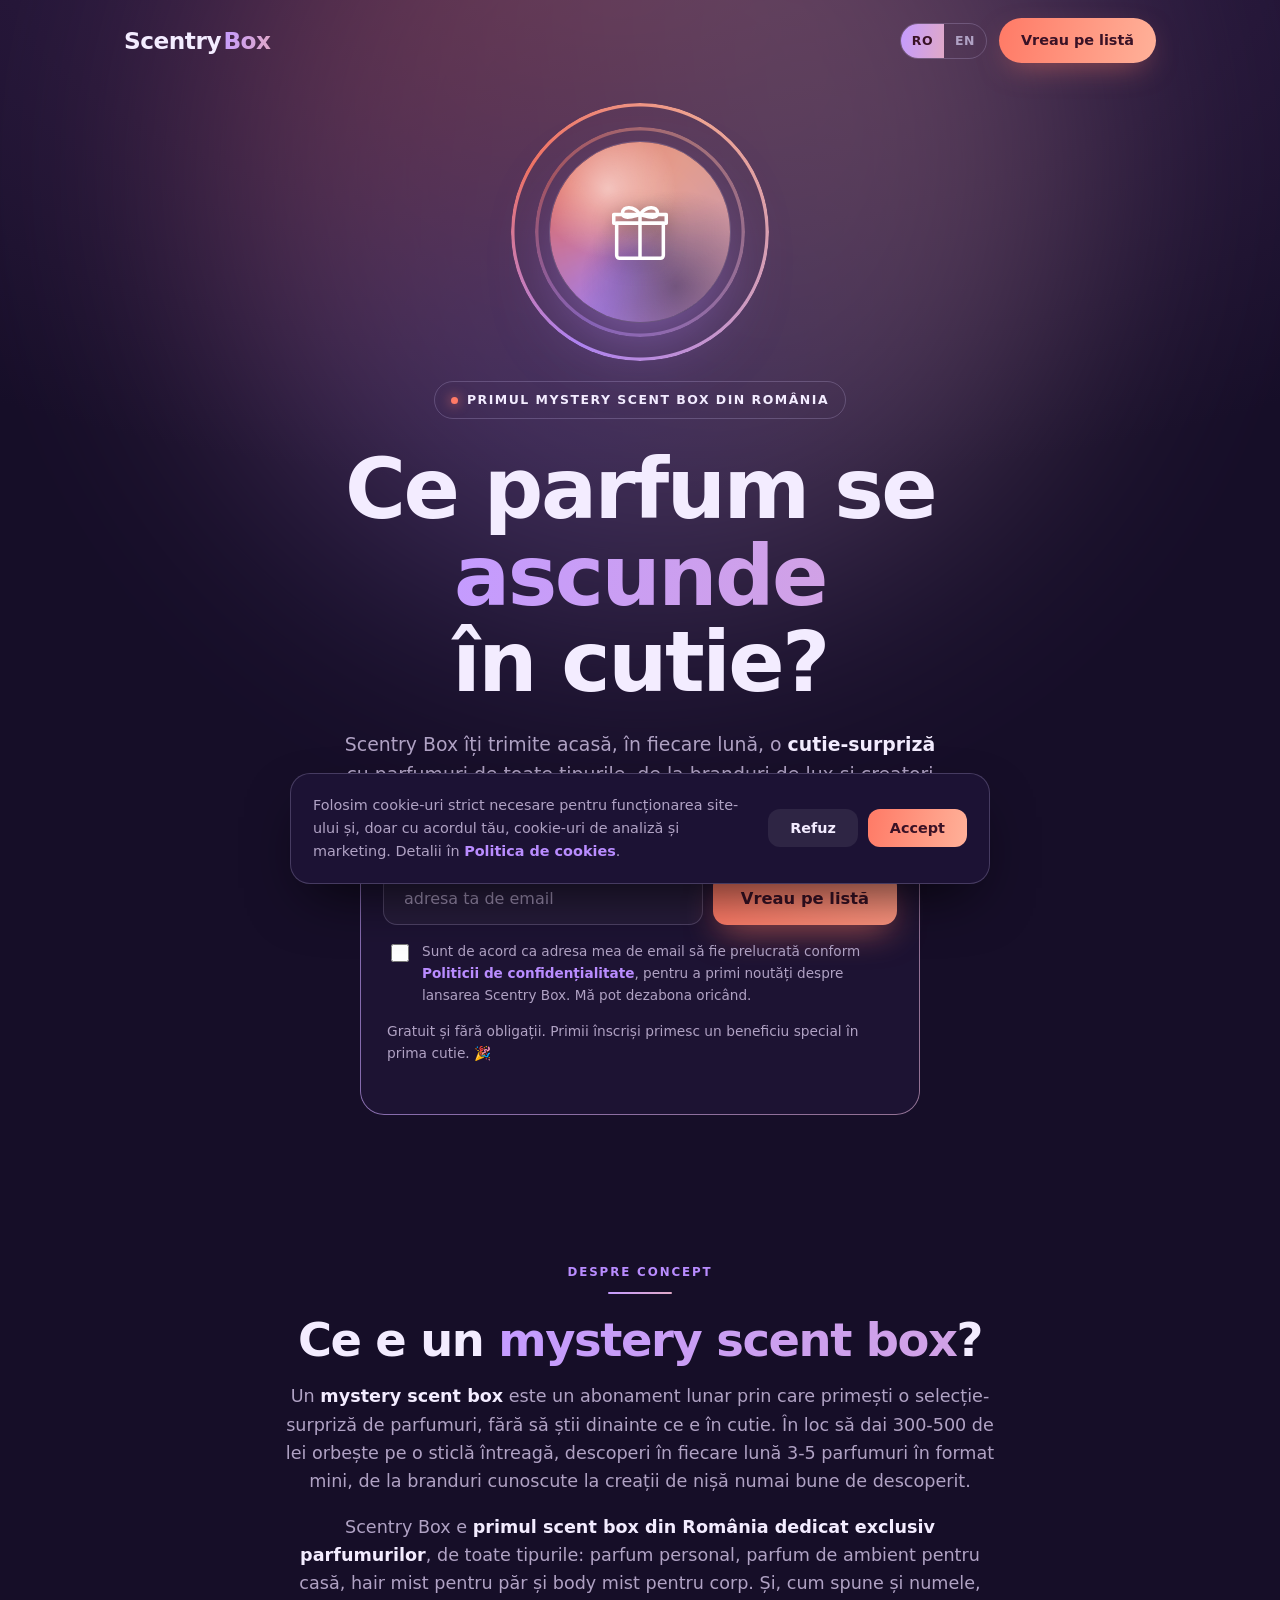
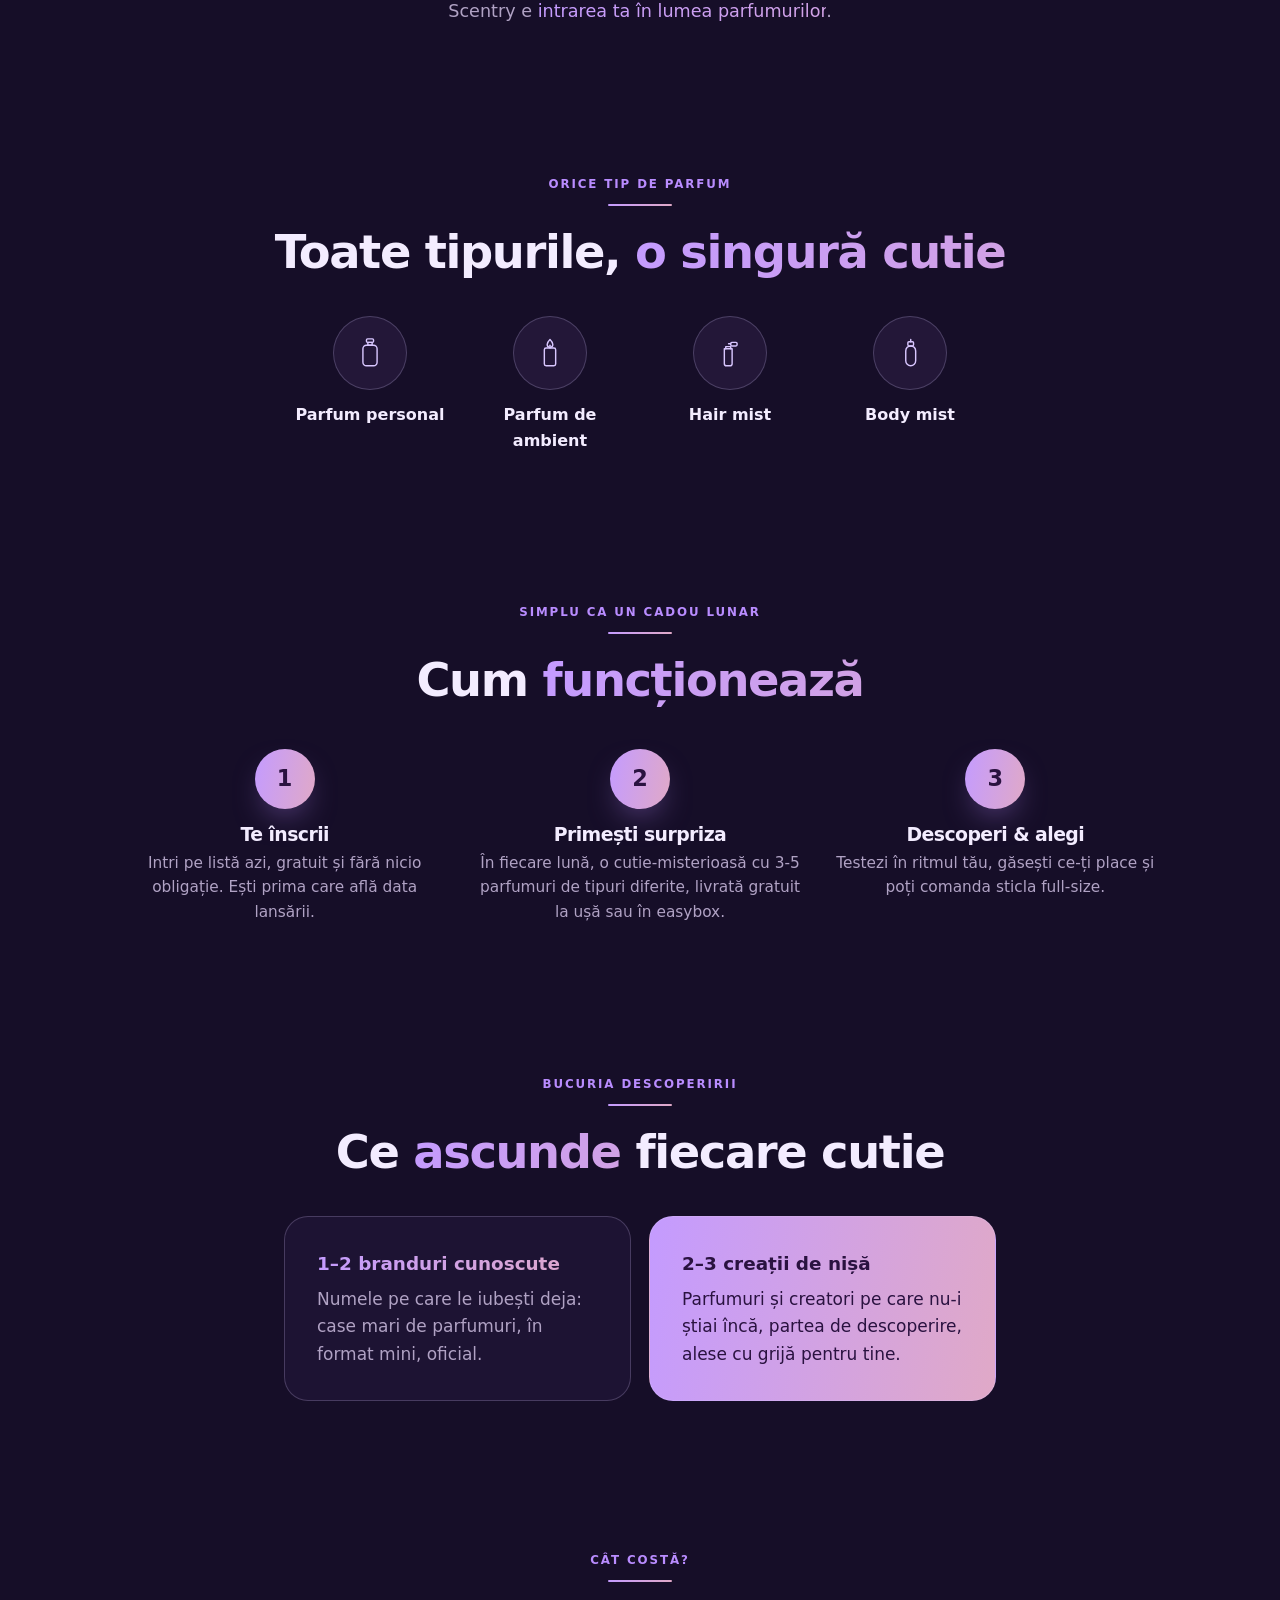
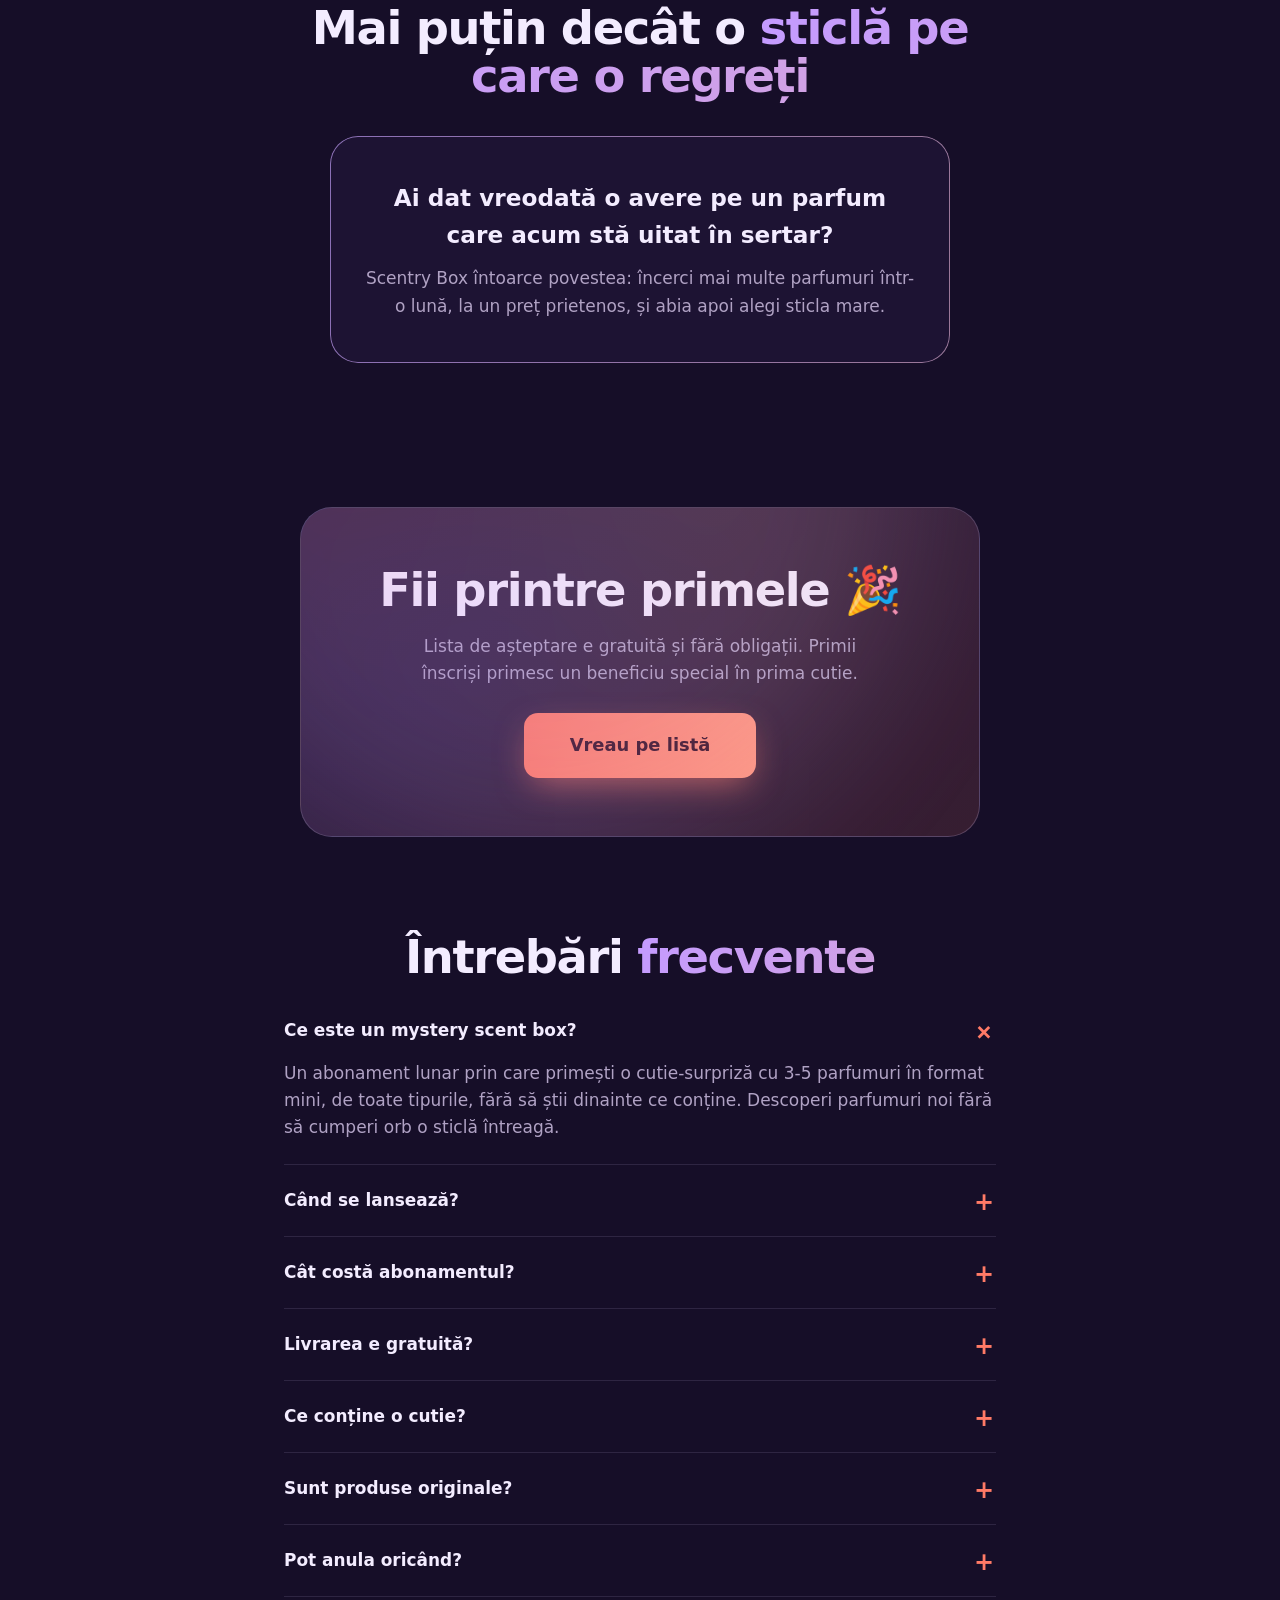
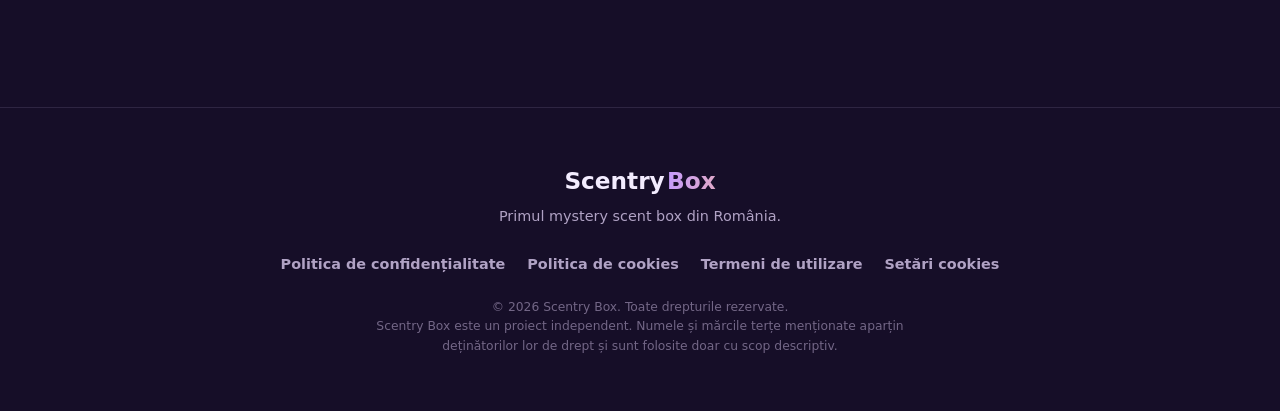
<file: index.html>
<!DOCTYPE html>
<html lang="ro">
<head>
  <meta charset="UTF-8" />
  <meta name="viewport" content="width=device-width, initial-scale=1.0" />
  <title>Mystery Scent Box 🎁 Abonament lunar de parfumuri | Scentry Box</title>
  <meta name="description" content="Primul mystery scent box din România. În fiecare lună primești o cutie-surpriză cu 3-5 parfumuri de toate tipurile: parfum personal, parfum de ambient, hair mist și body mist, de la branduri de lux și creatori de nișă. Descoperă-ți următorul parfum preferat. Intră pe lista de așteptare." />
  <meta name="theme-color" content="#160E28" />
  <link rel="canonical" href="https://scentrybox.ro/" />
  <link rel="alternate" hreflang="ro" href="https://scentrybox.ro/" />
  <link rel="alternate" hreflang="en" href="https://scentrybox.ro/en.html" />
  <link rel="alternate" hreflang="x-default" href="https://scentrybox.ro/" />

  <meta property="og:type" content="website" />
  <meta property="og:title" content="Mystery Scent Box 🎁 primul din România | Scentry Box" />
  <meta property="og:description" content="O cutie-surpriză cu parfumuri de toate tipurile, în fiecare lună. Descoperă-ți următorul parfum preferat." />
  <meta property="og:locale" content="ro_RO" />
  <meta property="og:url" content="https://scentrybox.ro/" />
  <meta property="og:image" content="https://scentrybox.ro/og-image.jpg" />

  <link rel="icon" href="data:image/svg+xml,<svg xmlns='http://www.w3.org/2000/svg' viewBox='0 0 32 32'><text y='26' font-size='26'>🎁</text></svg>" />
  <link rel="stylesheet" href="assets/nova.css?v=7" />

  <script type="application/ld+json">
  {"@context":"https://schema.org","@type":"WebSite","name":"Scentry Box","url":"https://scentrybox.ro/","description":"Primul mystery scent box din România: abonament lunar cu parfumuri de toate tipurile."}
  </script>
  <script type="application/ld+json">
  {"@context":"https://schema.org","@type":"FAQPage","mainEntity":[
    {"@type":"Question","name":"Ce este un mystery scent box?","acceptedAnswer":{"@type":"Answer","text":"Un mystery scent box este un abonament lunar prin care primești o selecție-surpriză de parfumuri în format mini, fără să știi dinainte ce conține cutia. Descoperi 3-5 parfumuri de toate tipurile, fără să cumperi orb o sticlă întreagă."}},
    {"@type":"Question","name":"Ce conține o cutie Scentry Box?","acceptedAnswer":{"@type":"Answer","text":"Între 3 și 5 parfumuri de tipuri diferite: parfum personal, parfum de ambient, hair mist și body mist, dintre care 1-2 branduri cunoscute și 2-3 creații de nișă."}},
    {"@type":"Question","name":"Cât costă abonamentul de parfumuri?","acceptedAnswer":{"@type":"Answer","text":"Mai puțin decât o sticlă întreagă pe care ai cumpăra-o orbește."}},
    {"@type":"Question","name":"Livrarea e gratuită?","acceptedAnswer":{"@type":"Answer","text":"Da, livrarea e inclusă: gratuit la ușă sau în easybox."}},
    {"@type":"Question","name":"Sunt produse originale?","acceptedAnswer":{"@type":"Answer","text":"Da, 100% originale. 3-5 parfumuri, în ambalajul lor original."}}
  ]}
  </script>
</head>
<body>

  <!-- fundal animat -->
  <div class="bg-layer" aria-hidden="true"><span class="bg-holo"></span></div>
  <div class="bubbles" aria-hidden="true"></div>

  <header class="site-header">
    <a class="brand" href="#top"><span class="brand-mark">Scentry</span><span class="brand-box">Box</span></a>
    <div class="header-right">
      <nav class="lang-switch" aria-label="Limbă">
        <a href="index.html" class="active" aria-current="true">RO</a>
        <a href="en.html">EN</a>
      </nav>
      <a class="header-cta" href="#waitlist">Vreau pe listă</a>
    </div>
  </header>

  <main id="top">
    <!-- HERO -->
    <section class="hero">
      <div class="crystal reveal" aria-hidden="true">
        <span class="halo"></span>
        <span class="halo h2"></span>
        <span class="sphere">
          <svg class="gift" viewBox="0 0 48 48" style="fill:none;stroke:#fff;stroke-width:2.4;stroke-linecap:round;stroke-linejoin:round">
            <path d="M8 18h32v22a2 2 0 0 1-2 2H10a2 2 0 0 1-2-2z"/><path d="M6 12h36v6H6z"/><path d="M24 12v30"/>
            <path d="M24 12c-4-6-12-6-12-1s8 2 12 1zM24 12c4-6 12-6 12-1s-8 2-12 1z"/>
          </svg>
        </span>
      </div>
      <span class="eyebrow reveal"><span class="dot"></span> Primul mystery scent box din România</span>
      <h1 class="hero-title">
        <span class="word">Ce</span> <span class="word">parfum</span> <span class="word">se</span>
        <span class="word grad-text">ascunde</span><br />
        <span class="word">în</span> <span class="word">cutie?</span>
      </h1>
      <p class="hero-sub reveal">
        Scentry Box îți trimite acasă, în fiecare lună, o <strong>cutie-surpriză</strong> cu parfumuri de toate
        tipurile, de la branduri de lux și creatori de nișă. Tu descoperi, noi alegem surpriza.
      </p>
      <form id="waitlist" class="waitlist-form reveal" novalidate>
        <div class="field-row">
          <label class="visually-hidden" for="email">Adresa de email</label>
          <input type="email" id="email" name="EMAIL" inputmode="email" autocomplete="email" placeholder="adresa ta de email" required />
          <button type="submit" class="btn-primary">Vreau pe listă</button>
        </div>
        <label class="consent">
          <input type="checkbox" id="consent" name="consent" required />
          <span>Sunt de acord ca adresa mea de email să fie prelucrată conform <a href="privacy.html" target="_blank" rel="noopener">Politicii de confidențialitate</a>, pentru a primi noutăți despre lansarea Scentry Box. Mă pot dezabona oricând.</span>
        </label>
        <p class="form-note">Gratuit și fără obligații. Primii înscriși primesc un beneficiu special în prima cutie.&nbsp;🎉</p>
        <p class="form-message" id="formMessage" role="status" aria-live="polite"></p>
      </form>
    </section>

    <!-- CE ESTE -->
    <section class="section">
      <span class="kicker reveal">Despre concept</span>
      <div class="divider reveal"></div>
      <h2 class="reveal">Ce e un <span class="grad-text">mystery scent box</span>?</h2>
      <p class="lead reveal">
        Un <strong>mystery scent box</strong> este un abonament lunar prin care primești o selecție-surpriză de
        parfumuri, fără să știi dinainte ce e în cutie. În loc să dai 300-500 de lei orbește pe o sticlă întreagă,
        descoperi în fiecare lună 3-5 parfumuri în format mini, de la branduri cunoscute la creații de nișă numai
        bune de descoperit.
      </p>
      <p class="lead reveal">
        Scentry Box e <strong>primul scent box din România dedicat exclusiv parfumurilor</strong>, de toate tipurile:
        parfum personal, parfum de ambient pentru casă, hair mist pentru păr și body mist pentru corp. Și, cum spune
        și numele, Scentry e <span class="grad-text">intrarea ta în lumea parfumurilor</span>.
      </p>
    </section>

    <!-- TIPURI -->
    <section class="section wide">
      <span class="kicker reveal">Orice tip de parfum</span>
      <div class="divider reveal"></div>
      <h2 class="reveal">Toate tipurile, <span class="grad-text">o singură cutie</span></h2>
      <div class="types-row">
        <div class="type reveal">
          <span class="ico"><svg viewBox="0 0 48 48" aria-hidden="true"><rect x="19" y="4" width="10" height="5" rx="1.5"/><path d="M21 9h6v4h-6z"/><rect x="14" y="13" width="20" height="29" rx="5"/></svg></span>
          <span class="cat">Parfum personal</span>
        </div>
        <div class="type reveal">
          <span class="ico"><svg viewBox="0 0 48 48" aria-hidden="true"><path d="M24 5c-2.5 2.5-4 4.8-4 7a4 4 0 0 0 8 0c0-2.2-1.5-4.5-4-7z"/><line x1="24" y1="13" x2="24" y2="17"/><rect x="16" y="17" width="16" height="25" rx="2.5"/></svg></span>
          <span class="cat">Parfum de ambient</span>
        </div>
        <div class="type reveal">
          <span class="ico"><svg viewBox="0 0 48 48" aria-hidden="true"><path d="M16 18h11v21a3 3 0 0 1-3 3h-5a3 3 0 0 1-3-3z"/><path d="M18 18v-3h7v3"/><rect x="25" y="9" width="9" height="5" rx="1.5"/><path d="M25 11h-3"/></svg></span>
          <span class="cat">Hair mist</span>
        </div>
        <div class="type reveal">
          <span class="ico"><svg viewBox="0 0 48 48" aria-hidden="true"><rect x="18" y="14" width="14" height="28" rx="7"/><rect x="21" y="8" width="8" height="6" rx="1.5"/><path d="M25 8V5"/></svg></span>
          <span class="cat">Body mist</span>
        </div>
      </div>
    </section>

    <!-- CUM FUNCȚIONEAZĂ -->
    <section class="section wide">
      <span class="kicker reveal">Simplu ca un cadou lunar</span>
      <div class="divider reveal"></div>
      <h2 class="reveal">Cum <span class="grad-text">funcționează</span></h2>
      <ol class="steps">
        <li class="reveal"><span class="step-num">1</span><h3>Te înscrii</h3><p>Intri pe listă azi, gratuit și fără nicio obligație. Ești prima care află data lansării.</p></li>
        <li class="reveal"><span class="step-num">2</span><h3>Primești surpriza</h3><p>În fiecare lună, o cutie-misterioasă cu 3-5 parfumuri de tipuri diferite, livrată gratuit la ușă sau în easybox.</p></li>
        <li class="reveal"><span class="step-num">3</span><h3>Descoperi &amp; alegi</h3><p>Testezi în ritmul tău, găsești ce-ți place și poți comanda sticla full-size.</p></li>
      </ol>
    </section>

    <!-- CE CONȚINE -->
    <section class="section">
      <span class="kicker reveal">Bucuria descoperirii</span>
      <div class="divider reveal"></div>
      <h2 class="reveal">Ce <span class="grad-text">ascunde</span> fiecare cutie</h2>
      <div class="split">
        <div class="panel panel-known reveal"><p class="tag">1–2 branduri cunoscute</p><p>Numele pe care le iubești deja: case mari de parfumuri, în format mini, oficial.</p></div>
        <div class="panel panel-accent reveal"><p class="tag">2–3 creații de nișă</p><p>Parfumuri și creatori pe care nu-i știai încă, partea de descoperire, alese cu grijă pentru tine.</p></div>
      </div>
    </section>

    <!-- PREȚ -->
    <section class="section">
      <span class="kicker reveal">Cât costă?</span>
      <div class="divider reveal"></div>
      <h2 class="reveal">Mai puțin decât o <span class="grad-text">sticlă pe care o regreți</span></h2>
      <div class="price reveal">
        <p class="big">Ai dat vreodată o avere pe un parfum care acum stă uitat în sertar?</p>
        <p>Scentry Box întoarce povestea: încerci mai multe parfumuri într-o lună, la un preț prietenos, și abia apoi alegi sticla mare.</p>
      </div>
    </section>

    <!-- CTA FINAL -->
    <section class="section">
      <div class="final reveal">
        <h2>Fii printre primele 🎉</h2>
        <p>Lista de așteptare e gratuită și fără obligații. Primii înscriși primesc un beneficiu special în prima cutie.</p>
        <a href="#waitlist" class="btn-primary btn-large">Vreau pe listă</a>
      </div>
    </section>

    <!-- FAQ -->
    <section class="faq">
      <h2 class="reveal">Întrebări <span class="grad-text">frecvente</span></h2>
      <details class="reveal" open><summary>Ce este un mystery scent box?</summary><p>Un abonament lunar prin care primești o cutie-surpriză cu 3-5 parfumuri în format mini, de toate tipurile, fără să știi dinainte ce conține. Descoperi parfumuri noi fără să cumperi orb o sticlă întreagă.</p></details>
      <details class="reveal"><summary>Când se lansează?</summary><p>Suntem în faza de construcție. Înscrie-te pe listă și ești prima care află data exactă a lansării.</p></details>
      <details class="reveal"><summary>Cât costă abonamentul?</summary><p>Mai puțin decât o sticlă întreagă pe care ai lua-o orbește.</p></details>
      <details class="reveal"><summary>Livrarea e gratuită?</summary><p>Da, livrarea e inclusă: gratuit la ușă sau în easybox.</p></details>
      <details class="reveal"><summary>Ce conține o cutie?</summary><p>Între 3 și 5 parfumuri de tipuri diferite: parfum personal, parfum de ambient, hair mist și body mist, dintre care 1-2 branduri cunoscute și 2-3 creații de nișă.</p></details>
      <details class="reveal"><summary>Sunt produse originale?</summary><p>Da, 100% originale. În fiecare cutie ai 3-5 parfumuri, direct în ambalajul lor original.</p></details>
      <details class="reveal"><summary>Pot anula oricând?</summary><p>Da. Abonamentul va fi flexibil și poate fi anulat oricând.</p></details>
    </section>
  </main>

  <footer class="site-footer">
    <div class="footer-brand"><span class="brand-mark">Scentry</span><span class="brand-box">Box</span><p>Primul mystery scent box din România.</p></div>
    <nav class="footer-links" aria-label="Legal">
      <a href="privacy.html">Politica de confidențialitate</a>
      <a href="cookies.html">Politica de cookies</a>
      <a href="terms.html">Termeni de utilizare</a>
      <button type="button" class="link-button" id="cookieSettingsBtn">Setări cookies</button>
    </nav>
    <p class="footer-legal">© <span id="year">2026</span> Scentry Box. Toate drepturile rezervate.<br />Scentry Box este un proiect independent. Numele și mărcile terțe menționate aparțin deținătorilor lor de drept și sunt folosite doar cu scop descriptiv.</p>
  </footer>

  <script src="assets/consent.js" defer></script>
  <script src="assets/app.js" defer></script>
  <script src="assets/nova.js" defer></script>
</body>
</html>
</file>
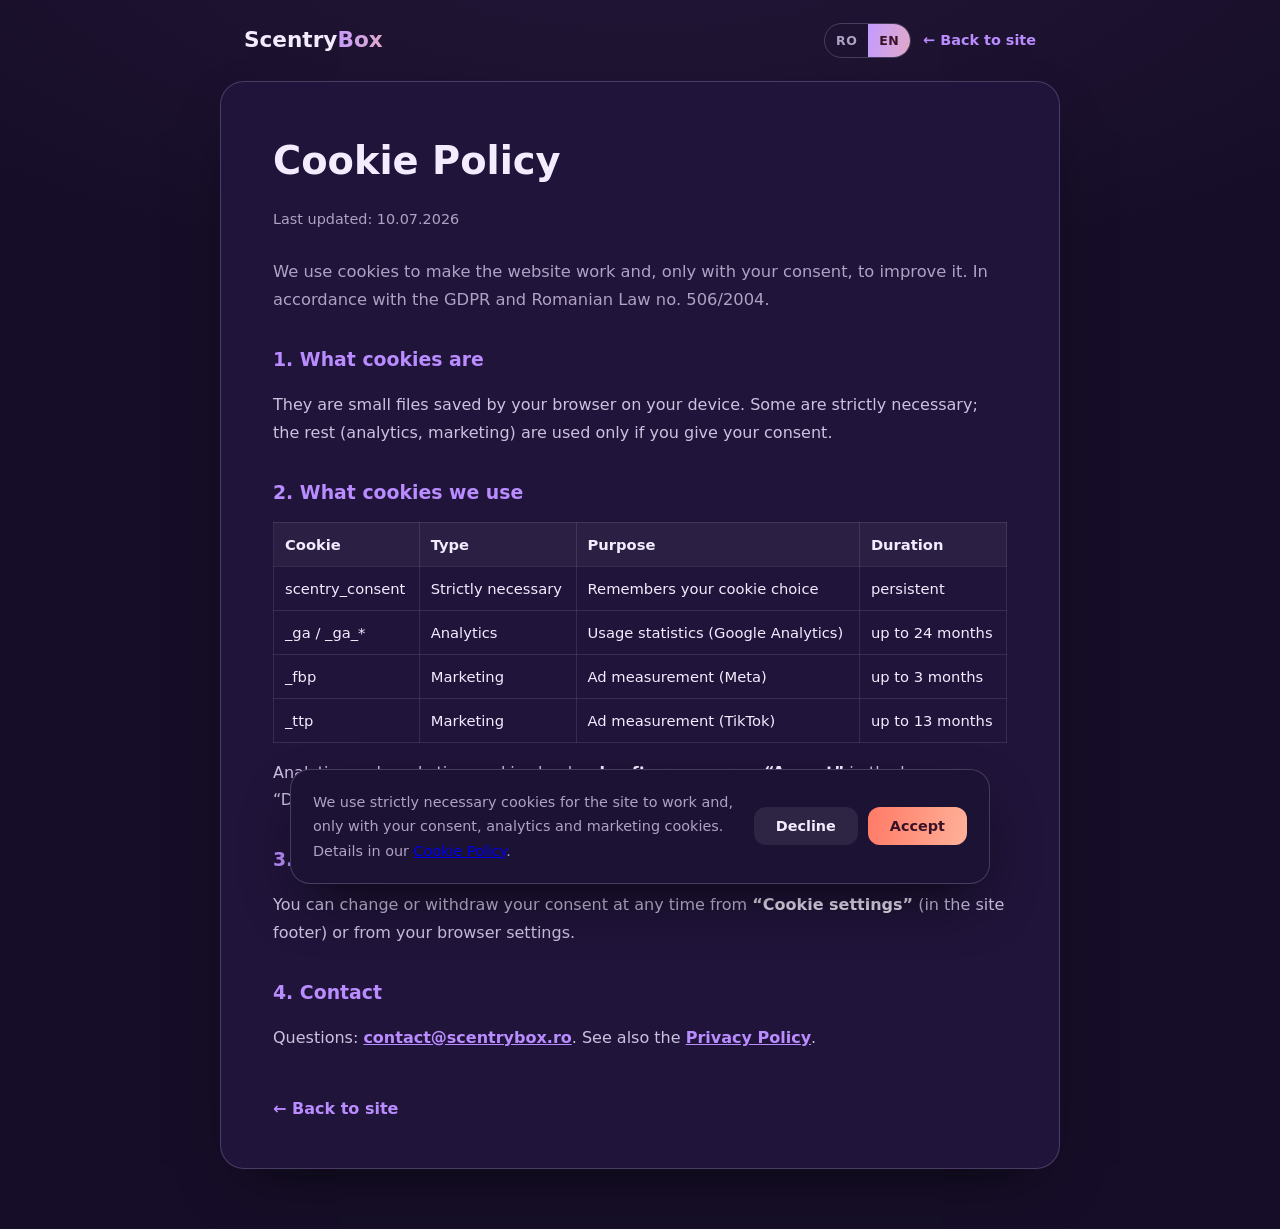
<file: cookies-en.html>
<!DOCTYPE html>
<html lang="en">
<head>
  <meta charset="UTF-8" />
  <meta name="viewport" content="width=device-width, initial-scale=1.0" />
  <title>Cookie Policy | Scentry Box</title>
  <meta name="robots" content="index,follow" />
  <link rel="icon" href="data:image/svg+xml,<svg xmlns='http://www.w3.org/2000/svg' viewBox='0 0 32 32'><text y='26' font-size='26'>🎁</text></svg>" />
  <link rel="stylesheet" href="assets/legal.css?v=3" />
  <link rel="alternate" hreflang="ro" href="https://scentrybox.ro/cookies.html" />
  <link rel="alternate" hreflang="en" href="https://scentrybox.ro/cookies-en.html" />
</head>
<body>
  <header class="legal-header">
    <a class="brand" href="en.html">Scentry<b>Box</b></a>
    <div class="legal-header-right">
      <nav class="lang-switch" aria-label="Language">
        <a href="cookies.html">RO</a>
        <a href="cookies-en.html" class="active" aria-current="true">EN</a>
      </nav>
      <a class="home" href="en.html">← Back to site</a>
    </div>
  </header>

  <article class="legal">
    <h1>Cookie Policy</h1>
    <p class="updated">Last updated: 10.07.2026</p>
    <p class="lead">We use cookies to make the website work and, only with your consent, to improve it. In accordance with the GDPR and Romanian Law no. 506/2004.</p>

    <h2>1. What cookies are</h2>
    <p>They are small files saved by your browser on your device. Some are strictly necessary; the rest (analytics, marketing) are used only if you give your consent.</p>

    <h2>2. What cookies we use</h2>
    <table>
      <thead><tr><th>Cookie</th><th>Type</th><th>Purpose</th><th>Duration</th></tr></thead>
      <tbody>
        <tr><td>scentry_consent</td><td>Strictly necessary</td><td>Remembers your cookie choice</td><td>persistent</td></tr>
        <tr><td>_ga / _ga_*</td><td>Analytics</td><td>Usage statistics (Google Analytics)</td><td>up to 24 months</td></tr>
        <tr><td>_fbp</td><td>Marketing</td><td>Ad measurement (Meta)</td><td>up to 3 months</td></tr>
        <tr><td>_ttp</td><td>Marketing</td><td>Ad measurement (TikTok)</td><td>up to 13 months</td></tr>
      </tbody>
    </table>
    <p>Analytics and marketing cookies load <strong>only after you press “Accept”</strong> in the banner. “Decline” is just as easy and does not enable them.</p>

    <h2>3. How to manage your choice</h2>
    <p>You can change or withdraw your consent at any time from <strong>“Cookie settings”</strong> (in the site footer) or from your browser settings.</p>

    <h2>4. Contact</h2>
    <p>Questions: <a href="mailto:contact@scentrybox.ro">contact@scentrybox.ro</a>. See also the <a href="privacy-en.html">Privacy Policy</a>.</p>

    <a class="back" href="en.html">← Back to site</a>
  </article>

  <script src="assets/consent.js" defer></script>
</body>
</html>
</file>
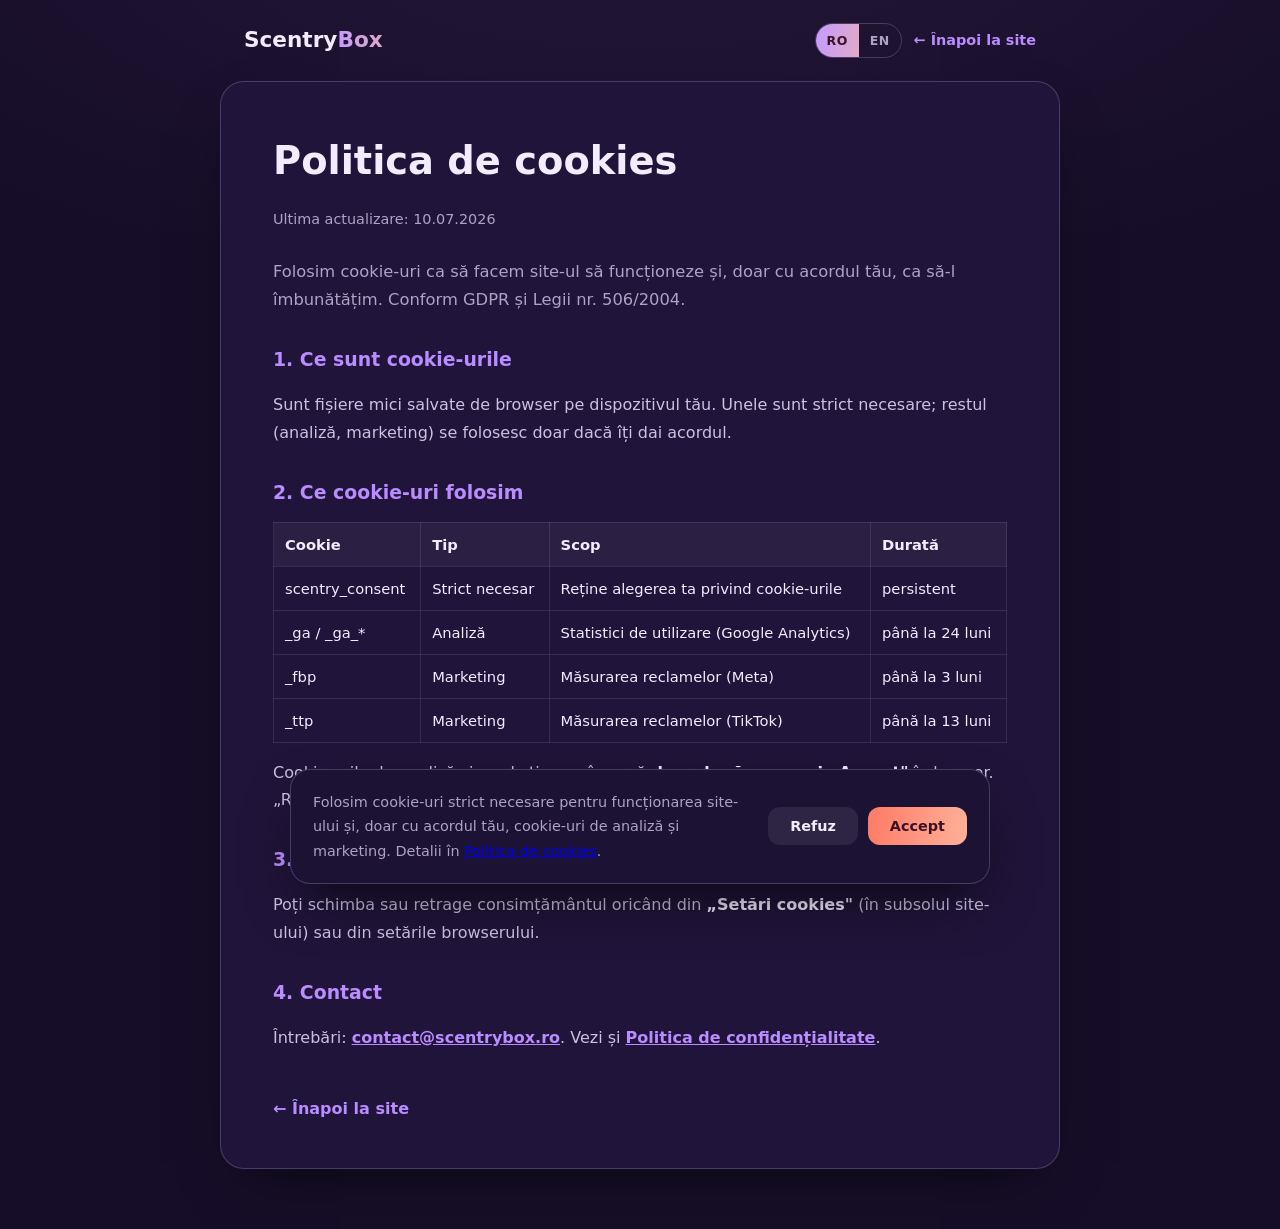
<file: cookies.html>
<!DOCTYPE html>
<html lang="ro">
<head>
  <meta charset="UTF-8" />
  <meta name="viewport" content="width=device-width, initial-scale=1.0" />
  <title>Politica de cookies | Scentry Box</title>
  <meta name="robots" content="index,follow" />
  <link rel="icon" href="data:image/svg+xml,<svg xmlns='http://www.w3.org/2000/svg' viewBox='0 0 32 32'><text y='26' font-size='26'>🎁</text></svg>" />
  <link rel="stylesheet" href="assets/legal.css?v=3" />
  <link rel="alternate" hreflang="ro" href="https://scentrybox.ro/cookies.html" />
  <link rel="alternate" hreflang="en" href="https://scentrybox.ro/cookies-en.html" />
</head>
<body>
  <header class="legal-header">
    <a class="brand" href="index.html">Scentry<b>Box</b></a>
    <div class="legal-header-right">
      <nav class="lang-switch" aria-label="Limbă">
        <a href="cookies.html" class="active" aria-current="true">RO</a>
        <a href="cookies-en.html">EN</a>
      </nav>
      <a class="home" href="index.html">← Înapoi la site</a>
    </div>
  </header>

  <article class="legal">
    <h1>Politica de cookies</h1>
    <p class="updated">Ultima actualizare: 10.07.2026</p>
    <p class="lead">Folosim cookie-uri ca să facem site-ul să funcționeze și, doar cu acordul tău, ca să-l îmbunătățim. Conform GDPR și Legii nr. 506/2004.</p>

    <h2>1. Ce sunt cookie-urile</h2>
    <p>Sunt fișiere mici salvate de browser pe dispozitivul tău. Unele sunt strict necesare; restul (analiză, marketing) se folosesc doar dacă îți dai acordul.</p>

    <h2>2. Ce cookie-uri folosim</h2>
    <table>
      <thead><tr><th>Cookie</th><th>Tip</th><th>Scop</th><th>Durată</th></tr></thead>
      <tbody>
        <tr><td>scentry_consent</td><td>Strict necesar</td><td>Reține alegerea ta privind cookie-urile</td><td>persistent</td></tr>
        <tr><td>_ga / _ga_*</td><td>Analiză</td><td>Statistici de utilizare (Google Analytics)</td><td>până la 24 luni</td></tr>
        <tr><td>_fbp</td><td>Marketing</td><td>Măsurarea reclamelor (Meta)</td><td>până la 3 luni</td></tr>
        <tr><td>_ttp</td><td>Marketing</td><td>Măsurarea reclamelor (TikTok)</td><td>până la 13 luni</td></tr>
      </tbody>
    </table>
    <p>Cookie-urile de analiză și marketing se încarcă <strong>doar după ce apeși „Accept"</strong> în banner. „Refuz" este la fel de simplu și nu le activează.</p>

    <h2>3. Cum îți gestionezi alegerea</h2>
    <p>Poți schimba sau retrage consimțământul oricând din <strong>„Setări cookies"</strong> (în subsolul site-ului) sau din setările browserului.</p>

    <h2>4. Contact</h2>
    <p>Întrebări: <a href="mailto:contact@scentrybox.ro">contact@scentrybox.ro</a>. Vezi și <a href="privacy.html">Politica de confidențialitate</a>.</p>

    <a class="back" href="index.html">← Înapoi la site</a>
  </article>

  <script src="assets/consent.js" defer></script>
</body>
</html>
</file>
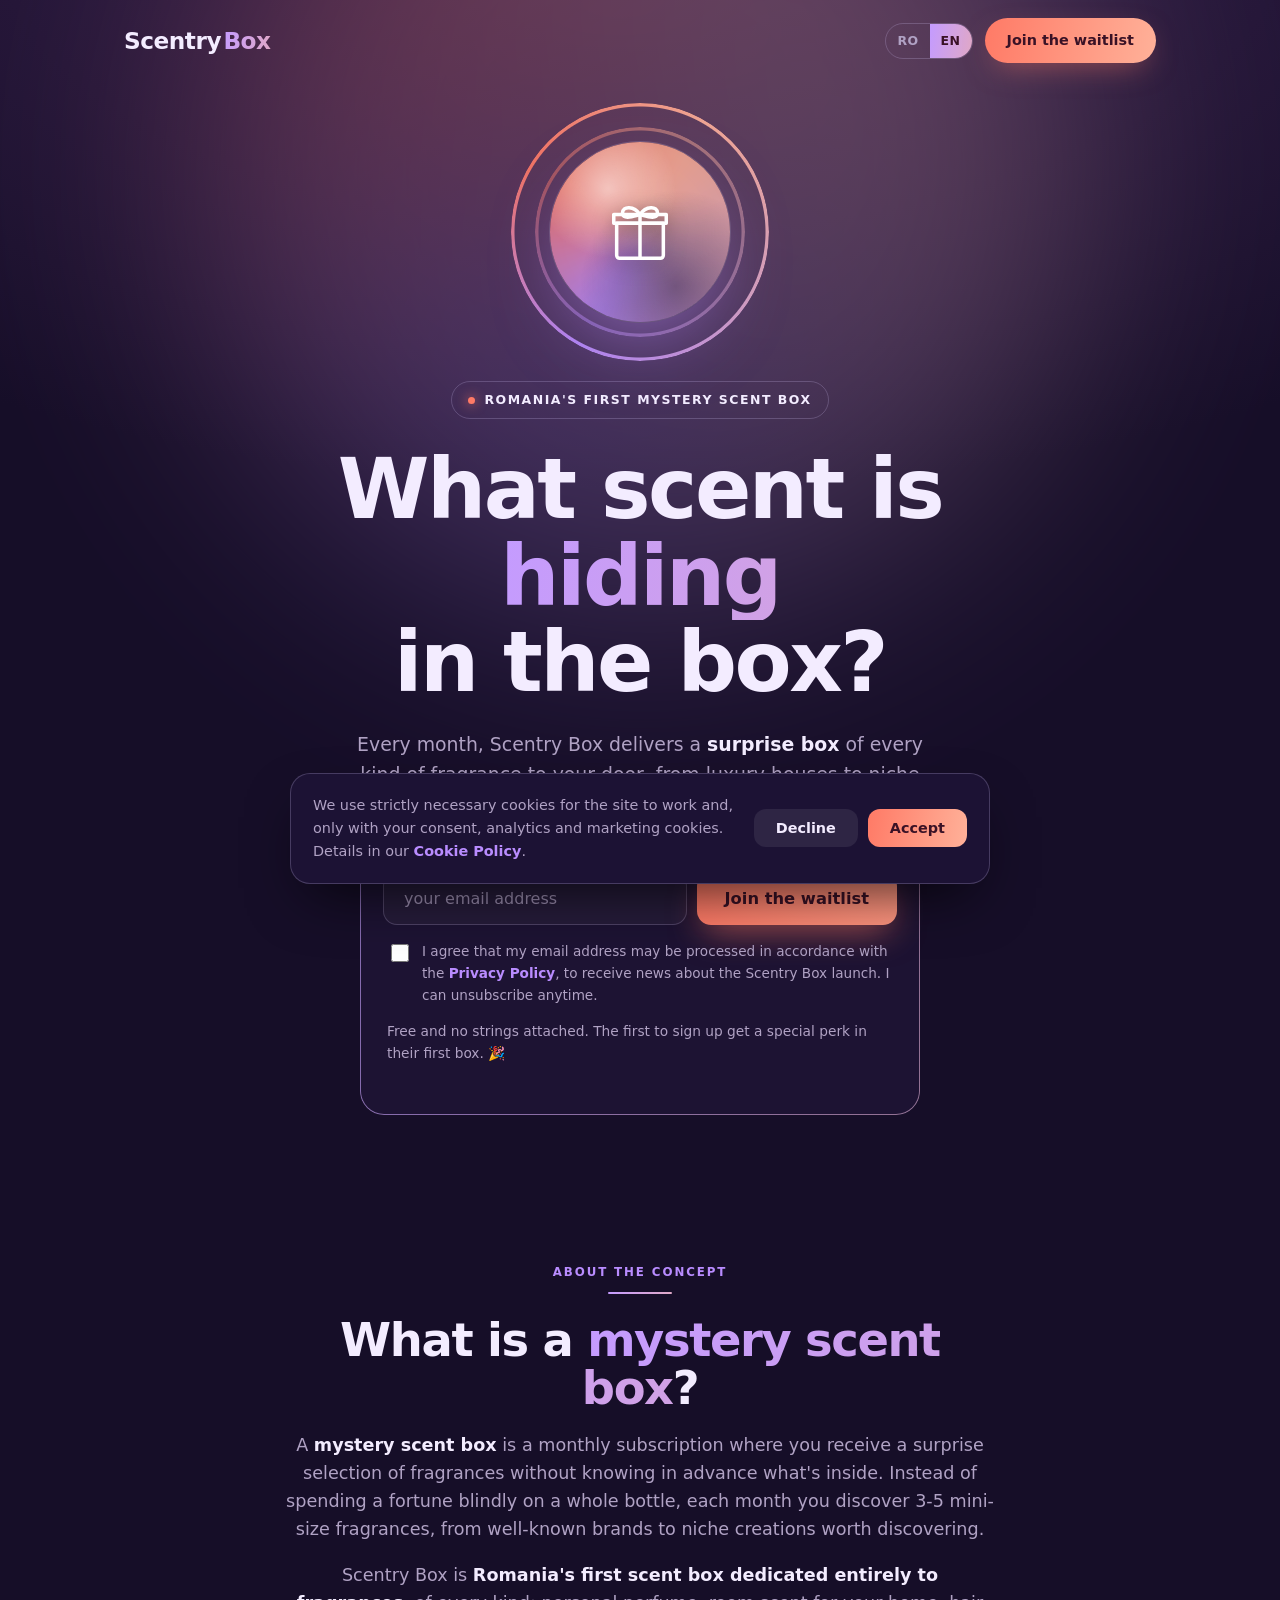
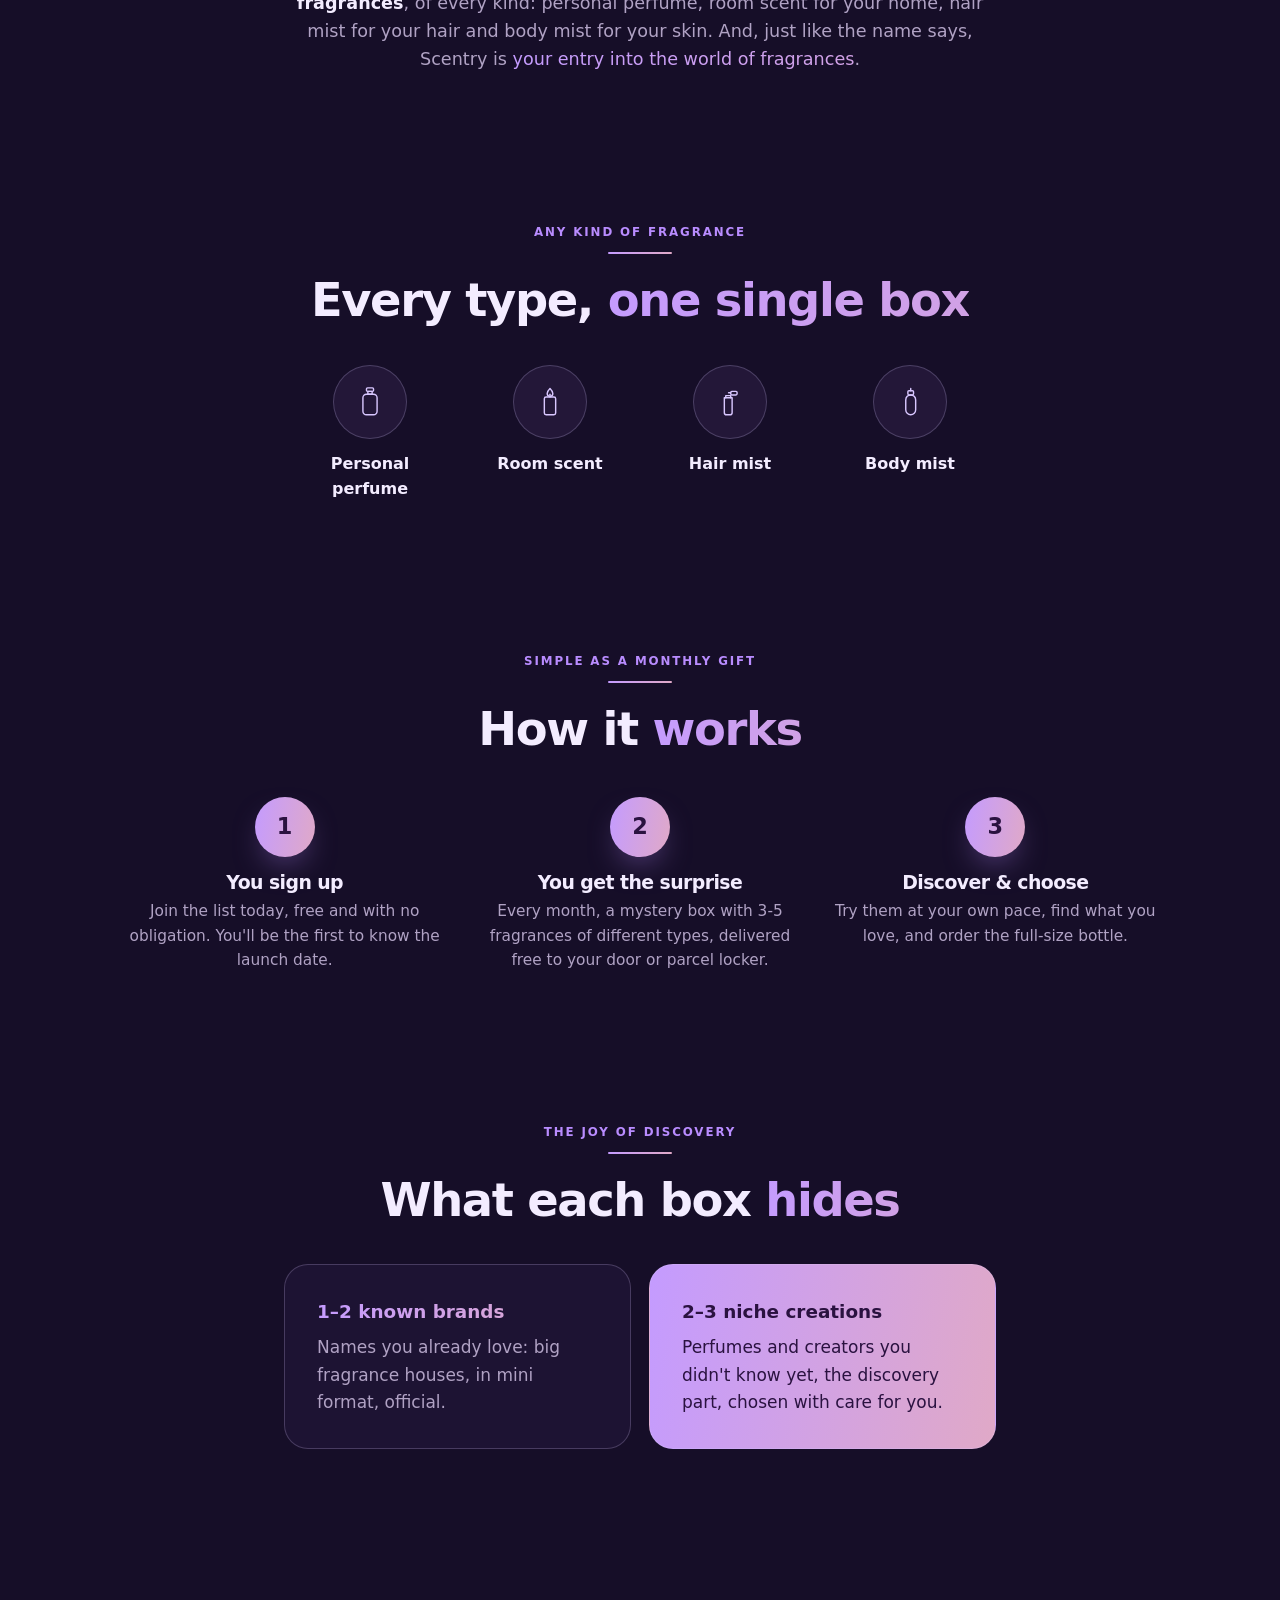
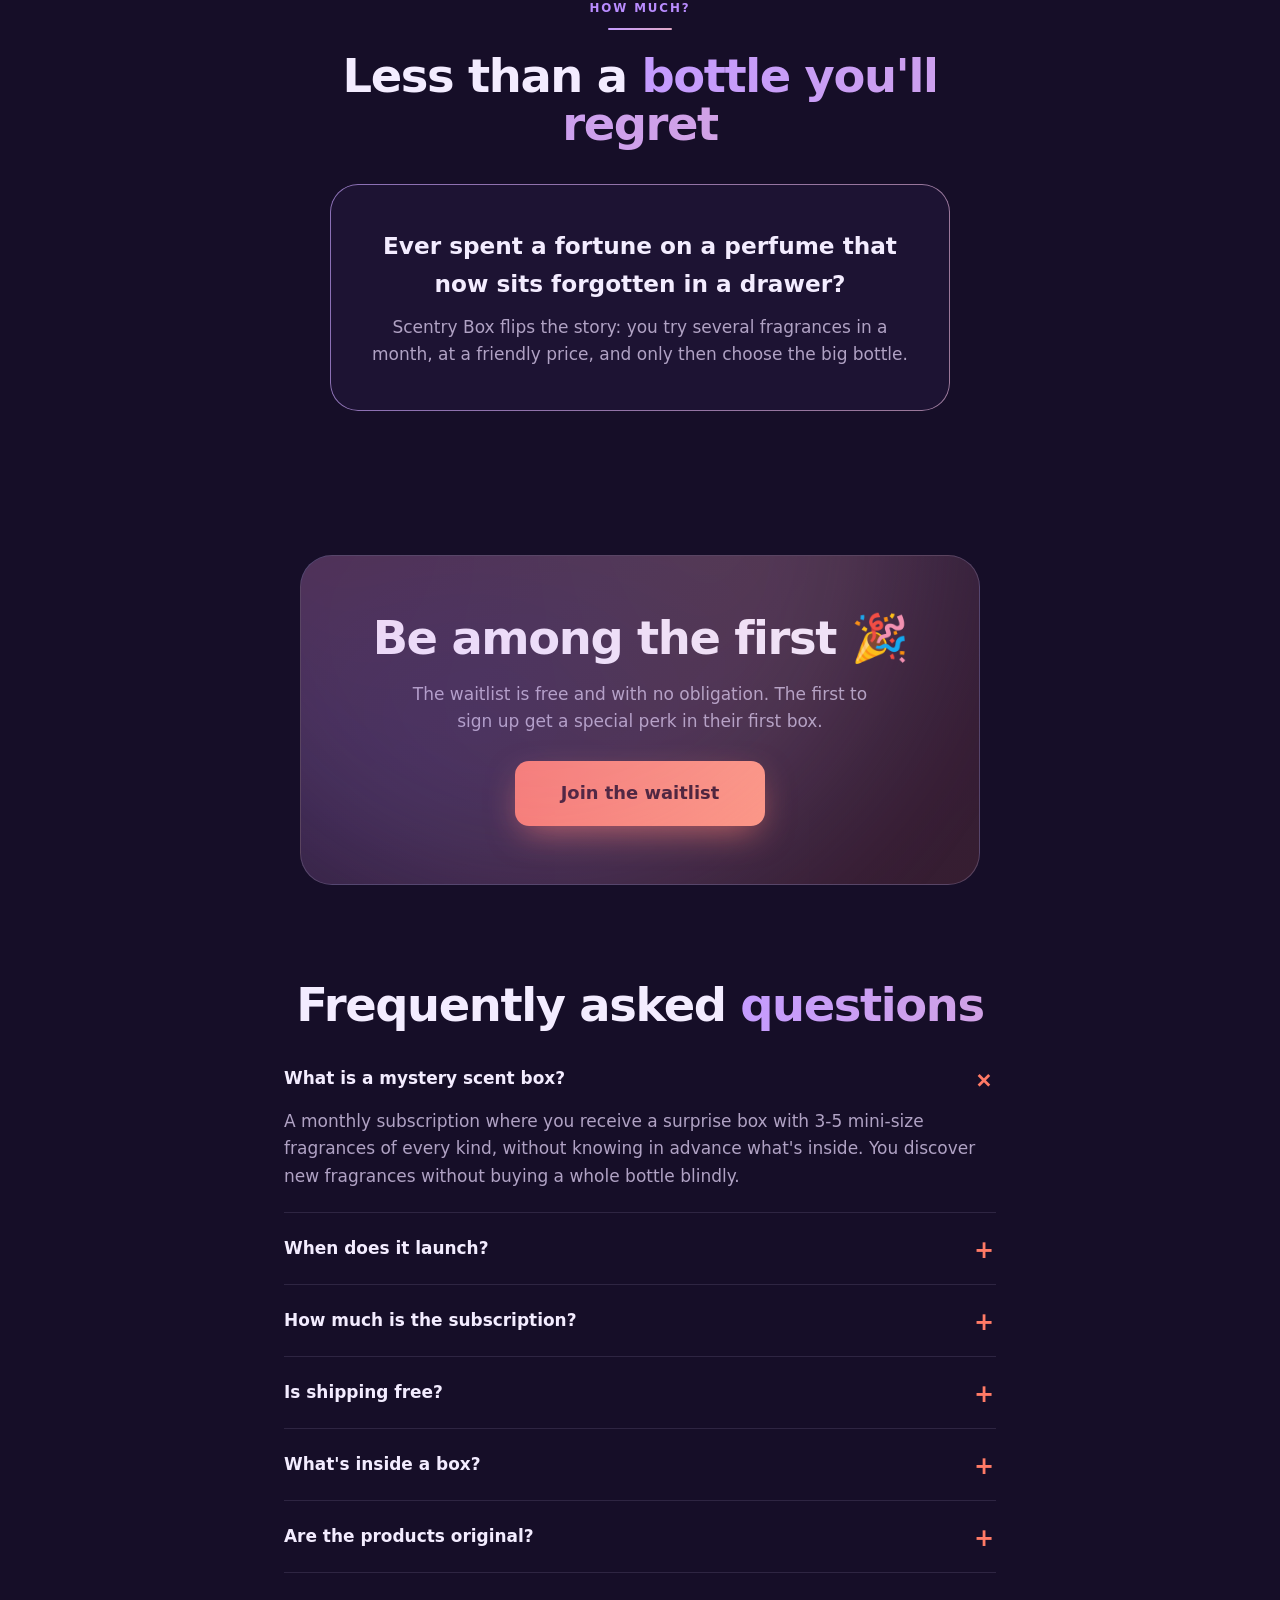
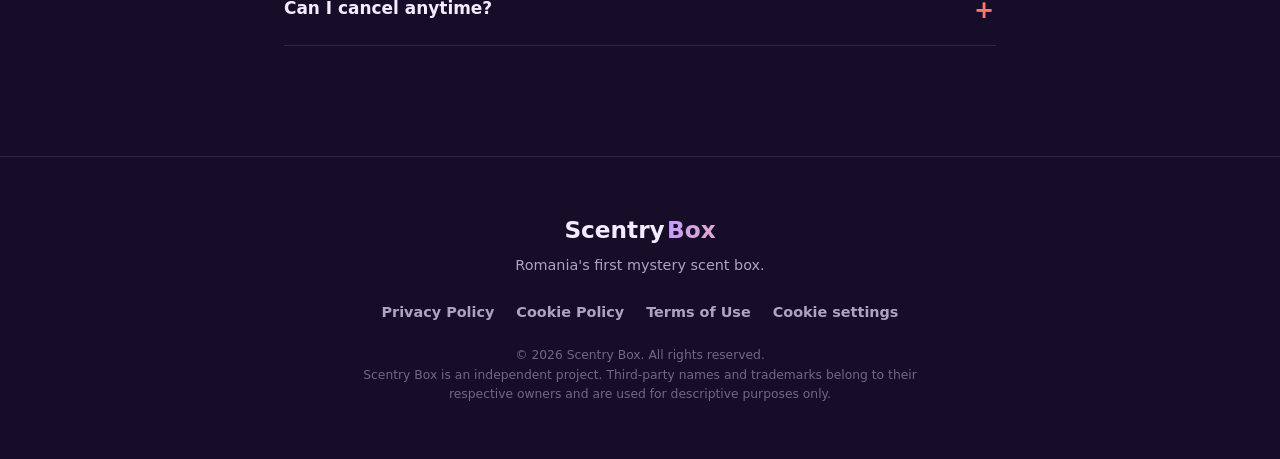
<file: en.html>
<!DOCTYPE html>
<html lang="en">
<head>
  <meta charset="UTF-8" />
  <meta name="viewport" content="width=device-width, initial-scale=1.0" />
  <title>Mystery Scent Box 🎁 Monthly perfume subscription | Scentry Box</title>
  <meta name="description" content="Romania's first mystery scent box. Every month you get a surprise box with 3-5 fragrances of every kind: personal perfume, room scent, hair mist and body mist, from luxury houses and niche creators. Discover your next favourite scent. Join the waitlist." />
  <meta name="theme-color" content="#160E28" />
  <link rel="canonical" href="https://scentrybox.ro/en.html" />
  <link rel="alternate" hreflang="ro" href="https://scentrybox.ro/" />
  <link rel="alternate" hreflang="en" href="https://scentrybox.ro/en.html" />
  <link rel="alternate" hreflang="x-default" href="https://scentrybox.ro/" />

  <meta property="og:type" content="website" />
  <meta property="og:title" content="Mystery Scent Box 🎁 Romania's first | Scentry Box" />
  <meta property="og:description" content="A surprise box of every kind of fragrance, every month. Discover your next favourite scent." />
  <meta property="og:locale" content="en_GB" />
  <meta property="og:locale:alternate" content="ro_RO" />
  <meta property="og:url" content="https://scentrybox.ro/en.html" />
  <meta property="og:image" content="https://scentrybox.ro/og-image.jpg" />

  <link rel="icon" href="data:image/svg+xml,<svg xmlns='http://www.w3.org/2000/svg' viewBox='0 0 32 32'><text y='26' font-size='26'>🎁</text></svg>" />
  <link rel="stylesheet" href="assets/nova.css?v=7" />

  <script type="application/ld+json">
  {"@context":"https://schema.org","@type":"WebSite","name":"Scentry Box","url":"https://scentrybox.ro/","description":"Romania's first mystery scent box: a monthly subscription with fragrances of every kind.","inLanguage":"en"}
  </script>
  <script type="application/ld+json">
  {"@context":"https://schema.org","@type":"FAQPage","inLanguage":"en","mainEntity":[
    {"@type":"Question","name":"What is a mystery scent box?","acceptedAnswer":{"@type":"Answer","text":"A mystery scent box is a monthly subscription where you receive a surprise selection of mini-size fragrances without knowing in advance what's inside. You discover 3-5 fragrances of every kind, without buying a whole bottle blindly."}},
    {"@type":"Question","name":"What's inside a Scentry Box?","acceptedAnswer":{"@type":"Answer","text":"Between 3 and 5 fragrances of different types: personal perfume, room scent, hair mist and body mist, including 1-2 known brands and 2-3 niche creations."}},
    {"@type":"Question","name":"How much is the perfume subscription?","acceptedAnswer":{"@type":"Answer","text":"Less than a whole bottle you'd buy blindly."}},
    {"@type":"Question","name":"Is shipping free?","acceptedAnswer":{"@type":"Answer","text":"Yes, shipping is included: free to your door or to a parcel locker."}},
    {"@type":"Question","name":"Are the products original?","acceptedAnswer":{"@type":"Answer","text":"Yes, 100% original. 3-5 fragrances, in their original packaging."}}
  ]}
  </script>
</head>
<body>

  <!-- animated background -->
  <div class="bg-layer" aria-hidden="true"><span class="bg-holo"></span></div>
  <div class="bubbles" aria-hidden="true"></div>

  <header class="site-header">
    <a class="brand" href="#top"><span class="brand-mark">Scentry</span><span class="brand-box">Box</span></a>
    <div class="header-right">
      <nav class="lang-switch" aria-label="Language">
        <a href="index.html">RO</a>
        <a href="en.html" class="active" aria-current="true">EN</a>
      </nav>
      <a class="header-cta" href="#waitlist">Join the waitlist</a>
    </div>
  </header>

  <main id="top">
    <!-- HERO -->
    <section class="hero">
      <div class="crystal reveal" aria-hidden="true">
        <span class="halo"></span>
        <span class="halo h2"></span>
        <span class="sphere">
          <svg class="gift" viewBox="0 0 48 48" style="fill:none;stroke:#fff;stroke-width:2.4;stroke-linecap:round;stroke-linejoin:round">
            <path d="M8 18h32v22a2 2 0 0 1-2 2H10a2 2 0 0 1-2-2z"/><path d="M6 12h36v6H6z"/><path d="M24 12v30"/>
            <path d="M24 12c-4-6-12-6-12-1s8 2 12 1zM24 12c4-6 12-6 12-1s-8 2-12 1z"/>
          </svg>
        </span>
      </div>
      <span class="eyebrow reveal"><span class="dot"></span> Romania's first mystery scent box</span>
      <h1 class="hero-title">
        <span class="word">What</span> <span class="word">scent</span> <span class="word">is</span>
        <span class="word grad-text">hiding</span><br />
        <span class="word">in</span> <span class="word">the</span> <span class="word">box?</span>
      </h1>
      <p class="hero-sub reveal">
        Every month, Scentry Box delivers a <strong>surprise box</strong> of every kind of fragrance to your door,
        from luxury houses to niche creators. You discover, we pick the surprise.
      </p>
      <form id="waitlist" class="waitlist-form reveal" novalidate>
        <div class="field-row">
          <label class="visually-hidden" for="email">Email address</label>
          <input type="email" id="email" name="EMAIL" inputmode="email" autocomplete="email" placeholder="your email address" required />
          <button type="submit" class="btn-primary">Join the waitlist</button>
        </div>
        <label class="consent">
          <input type="checkbox" id="consent" name="consent" required />
          <span>I agree that my email address may be processed in accordance with the <a href="privacy-en.html" target="_blank" rel="noopener">Privacy Policy</a>, to receive news about the Scentry Box launch. I can unsubscribe anytime.</span>
        </label>
        <p class="form-note">Free and no strings attached. The first to sign up get a special perk in their first box.&nbsp;🎉</p>
        <p class="form-message" id="formMessage" role="status" aria-live="polite"></p>
      </form>
    </section>

    <!-- WHAT IS -->
    <section class="section">
      <span class="kicker reveal">About the concept</span>
      <div class="divider reveal"></div>
      <h2 class="reveal">What is a <span class="grad-text">mystery scent box</span>?</h2>
      <p class="lead reveal">
        A <strong>mystery scent box</strong> is a monthly subscription where you receive a surprise selection of
        fragrances without knowing in advance what's inside. Instead of spending a fortune blindly on a whole bottle,
        each month you discover 3-5 mini-size fragrances, from well-known brands to niche creations worth discovering.
      </p>
      <p class="lead reveal">
        Scentry Box is <strong>Romania's first scent box dedicated entirely to fragrances</strong>, of every kind:
        personal perfume, room scent for your home, hair mist for your hair and body mist for your skin. And, just like
        the name says, Scentry is <span class="grad-text">your entry into the world of fragrances</span>.
      </p>
    </section>

    <!-- TYPES -->
    <section class="section wide">
      <span class="kicker reveal">Any kind of fragrance</span>
      <div class="divider reveal"></div>
      <h2 class="reveal">Every type, <span class="grad-text">one single box</span></h2>
      <div class="types-row">
        <div class="type reveal">
          <span class="ico"><svg viewBox="0 0 48 48" aria-hidden="true"><rect x="19" y="4" width="10" height="5" rx="1.5"/><path d="M21 9h6v4h-6z"/><rect x="14" y="13" width="20" height="29" rx="5"/></svg></span>
          <span class="cat">Personal perfume</span>
        </div>
        <div class="type reveal">
          <span class="ico"><svg viewBox="0 0 48 48" aria-hidden="true"><path d="M24 5c-2.5 2.5-4 4.8-4 7a4 4 0 0 0 8 0c0-2.2-1.5-4.5-4-7z"/><line x1="24" y1="13" x2="24" y2="17"/><rect x="16" y="17" width="16" height="25" rx="2.5"/></svg></span>
          <span class="cat">Room scent</span>
        </div>
        <div class="type reveal">
          <span class="ico"><svg viewBox="0 0 48 48" aria-hidden="true"><path d="M16 18h11v21a3 3 0 0 1-3 3h-5a3 3 0 0 1-3-3z"/><path d="M18 18v-3h7v3"/><rect x="25" y="9" width="9" height="5" rx="1.5"/><path d="M25 11h-3"/></svg></span>
          <span class="cat">Hair mist</span>
        </div>
        <div class="type reveal">
          <span class="ico"><svg viewBox="0 0 48 48" aria-hidden="true"><rect x="18" y="14" width="14" height="28" rx="7"/><rect x="21" y="8" width="8" height="6" rx="1.5"/><path d="M25 8V5"/></svg></span>
          <span class="cat">Body mist</span>
        </div>
      </div>
    </section>

    <!-- HOW IT WORKS -->
    <section class="section wide">
      <span class="kicker reveal">Simple as a monthly gift</span>
      <div class="divider reveal"></div>
      <h2 class="reveal">How it <span class="grad-text">works</span></h2>
      <ol class="steps">
        <li class="reveal"><span class="step-num">1</span><h3>You sign up</h3><p>Join the list today, free and with no obligation. You'll be the first to know the launch date.</p></li>
        <li class="reveal"><span class="step-num">2</span><h3>You get the surprise</h3><p>Every month, a mystery box with 3-5 fragrances of different types, delivered free to your door or parcel locker.</p></li>
        <li class="reveal"><span class="step-num">3</span><h3>Discover &amp; choose</h3><p>Try them at your own pace, find what you love, and order the full-size bottle.</p></li>
      </ol>
    </section>

    <!-- WHAT'S INSIDE -->
    <section class="section">
      <span class="kicker reveal">The joy of discovery</span>
      <div class="divider reveal"></div>
      <h2 class="reveal">What each box <span class="grad-text">hides</span></h2>
      <div class="split">
        <div class="panel panel-known reveal"><p class="tag">1–2 known brands</p><p>Names you already love: big fragrance houses, in mini format, official.</p></div>
        <div class="panel panel-accent reveal"><p class="tag">2–3 niche creations</p><p>Perfumes and creators you didn't know yet, the discovery part, chosen with care for you.</p></div>
      </div>
    </section>

    <!-- PRICE -->
    <section class="section">
      <span class="kicker reveal">How much?</span>
      <div class="divider reveal"></div>
      <h2 class="reveal">Less than a <span class="grad-text">bottle you'll regret</span></h2>
      <div class="price reveal">
        <p class="big">Ever spent a fortune on a perfume that now sits forgotten in a drawer?</p>
        <p>Scentry Box flips the story: you try several fragrances in a month, at a friendly price, and only then choose the big bottle.</p>
      </div>
    </section>

    <!-- FINAL CTA -->
    <section class="section">
      <div class="final reveal">
        <h2>Be among the first 🎉</h2>
        <p>The waitlist is free and with no obligation. The first to sign up get a special perk in their first box.</p>
        <a href="#waitlist" class="btn-primary btn-large">Join the waitlist</a>
      </div>
    </section>

    <!-- FAQ -->
    <section class="faq">
      <h2 class="reveal">Frequently asked <span class="grad-text">questions</span></h2>
      <details class="reveal" open><summary>What is a mystery scent box?</summary><p>A monthly subscription where you receive a surprise box with 3-5 mini-size fragrances of every kind, without knowing in advance what's inside. You discover new fragrances without buying a whole bottle blindly.</p></details>
      <details class="reveal"><summary>When does it launch?</summary><p>We're in the build phase. Join the list and you'll be the first to know the exact launch date.</p></details>
      <details class="reveal"><summary>How much is the subscription?</summary><p>Less than a whole bottle you'd buy blindly.</p></details>
      <details class="reveal"><summary>Is shipping free?</summary><p>Yes, shipping is included: free to your door or to a parcel locker.</p></details>
      <details class="reveal"><summary>What's inside a box?</summary><p>Between 3 and 5 fragrances of different types: personal perfume, room scent, hair mist and body mist, including 1-2 known brands and 2-3 niche creations.</p></details>
      <details class="reveal"><summary>Are the products original?</summary><p>Yes, 100% original. Each box has 3-5 fragrances, straight in their original packaging.</p></details>
      <details class="reveal"><summary>Can I cancel anytime?</summary><p>Yes. The subscription will be flexible and can be cancelled anytime.</p></details>
    </section>
  </main>

  <footer class="site-footer">
    <div class="footer-brand"><span class="brand-mark">Scentry</span><span class="brand-box">Box</span><p>Romania's first mystery scent box.</p></div>
    <nav class="footer-links" aria-label="Legal">
      <a href="privacy-en.html">Privacy Policy</a>
      <a href="cookies-en.html">Cookie Policy</a>
      <a href="terms-en.html">Terms of Use</a>
      <button type="button" class="link-button" id="cookieSettingsBtn">Cookie settings</button>
    </nav>
    <p class="footer-legal">© <span id="year">2026</span> Scentry Box. All rights reserved.<br />Scentry Box is an independent project. Third-party names and trademarks belong to their respective owners and are used for descriptive purposes only.</p>
  </footer>

  <script src="assets/consent.js" defer></script>
  <script src="assets/app.js" defer></script>
  <script src="assets/nova.js" defer></script>
</body>
</html>
</file>
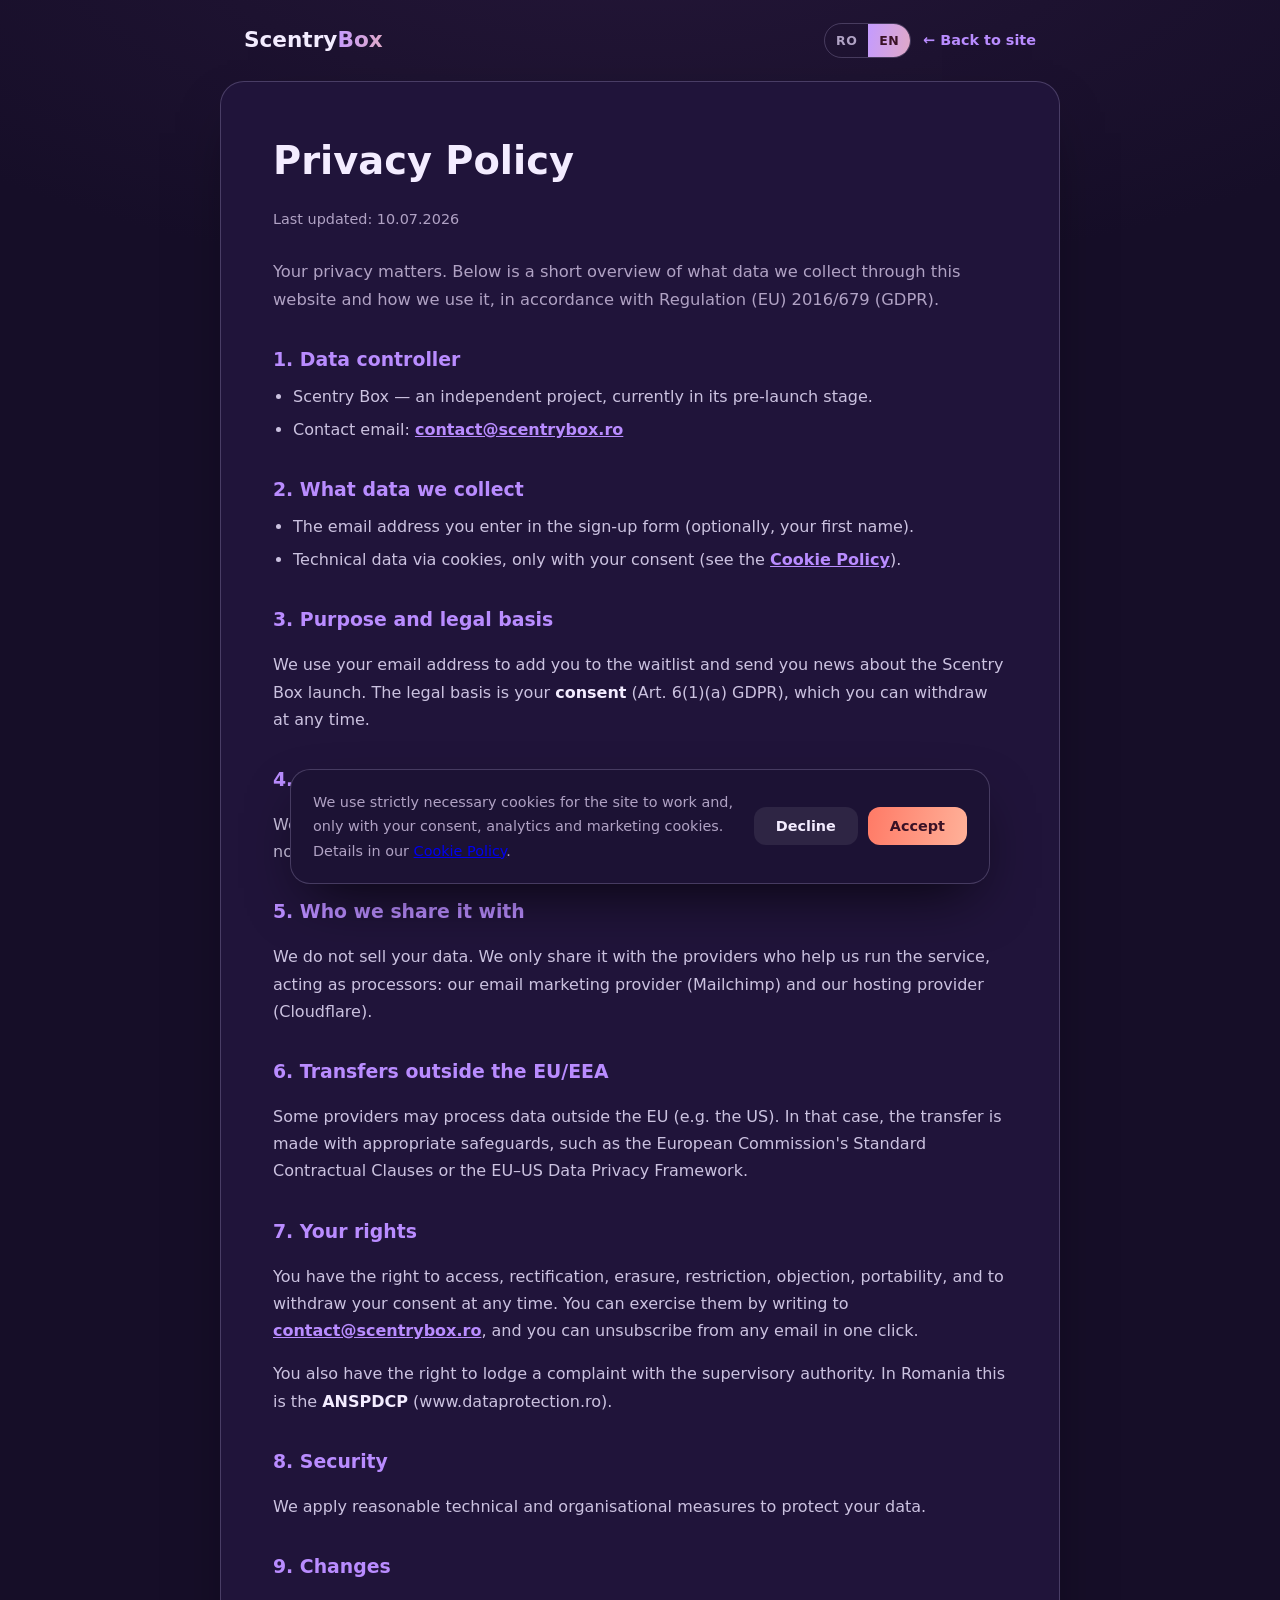
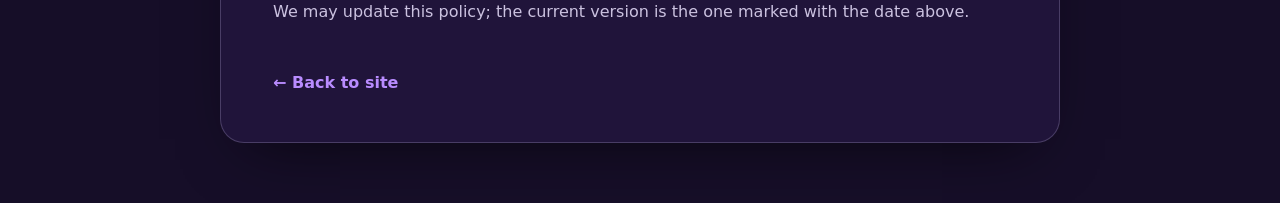
<file: privacy-en.html>
<!DOCTYPE html>
<html lang="en">
<head>
  <meta charset="UTF-8" />
  <meta name="viewport" content="width=device-width, initial-scale=1.0" />
  <title>Privacy Policy | Scentry Box</title>
  <meta name="robots" content="index,follow" />
  <link rel="icon" href="data:image/svg+xml,<svg xmlns='http://www.w3.org/2000/svg' viewBox='0 0 32 32'><text y='26' font-size='26'>🎁</text></svg>" />
  <link rel="stylesheet" href="assets/legal.css?v=3" />
  <link rel="alternate" hreflang="ro" href="https://scentrybox.ro/privacy.html" />
  <link rel="alternate" hreflang="en" href="https://scentrybox.ro/privacy-en.html" />
</head>
<body>
  <header class="legal-header">
    <a class="brand" href="en.html">Scentry<b>Box</b></a>
    <div class="legal-header-right">
      <nav class="lang-switch" aria-label="Language">
        <a href="privacy.html">RO</a>
        <a href="privacy-en.html" class="active" aria-current="true">EN</a>
      </nav>
      <a class="home" href="en.html">← Back to site</a>
    </div>
  </header>

  <article class="legal">
    <h1>Privacy Policy</h1>
    <p class="updated">Last updated: 10.07.2026</p>
    <p class="lead">Your privacy matters. Below is a short overview of what data we collect through this website and how we use it, in accordance with Regulation (EU) 2016/679 (GDPR).</p>

    <h2>1. Data controller</h2>
    <ul>
      <li>Scentry Box — an independent project, currently in its pre-launch stage.</li>
      <li>Contact email: <a href="mailto:contact@scentrybox.ro">contact@scentrybox.ro</a></li>
    </ul>

    <h2>2. What data we collect</h2>
    <ul>
      <li>The email address you enter in the sign-up form (optionally, your first name).</li>
      <li>Technical data via cookies, only with your consent (see the <a href="cookies-en.html">Cookie Policy</a>).</li>
    </ul>

    <h2>3. Purpose and legal basis</h2>
    <p>We use your email address to add you to the waitlist and send you news about the Scentry Box launch. The legal basis is your <strong>consent</strong> (Art. 6(1)(a) GDPR), which you can withdraw at any time.</p>

    <h2>4. How long we keep your data</h2>
    <p>We keep your data until the service launches and for a reasonable period afterwards, but no longer than 24 months from your last interaction, or until you withdraw your consent.</p>

    <h2>5. Who we share it with</h2>
    <p>We do not sell your data. We only share it with the providers who help us run the service, acting as processors: our email marketing provider (Mailchimp) and our hosting provider (Cloudflare).</p>

    <h2>6. Transfers outside the EU/EEA</h2>
    <p>Some providers may process data outside the EU (e.g. the US). In that case, the transfer is made with appropriate safeguards, such as the European Commission's Standard Contractual Clauses or the EU–US Data Privacy Framework.</p>

    <h2>7. Your rights</h2>
    <p>You have the right to access, rectification, erasure, restriction, objection, portability, and to withdraw your consent at any time. You can exercise them by writing to <a href="mailto:contact@scentrybox.ro">contact@scentrybox.ro</a>, and you can unsubscribe from any email in one click.</p>
    <p>You also have the right to lodge a complaint with the supervisory authority. In Romania this is the <strong>ANSPDCP</strong> (www.dataprotection.ro).</p>

    <h2>8. Security</h2>
    <p>We apply reasonable technical and organisational measures to protect your data.</p>

    <h2>9. Changes</h2>
    <p>We may update this policy; the current version is the one marked with the date above.</p>

    <a class="back" href="en.html">← Back to site</a>
  </article>

  <script src="assets/consent.js" defer></script>
</body>
</html>
</file>
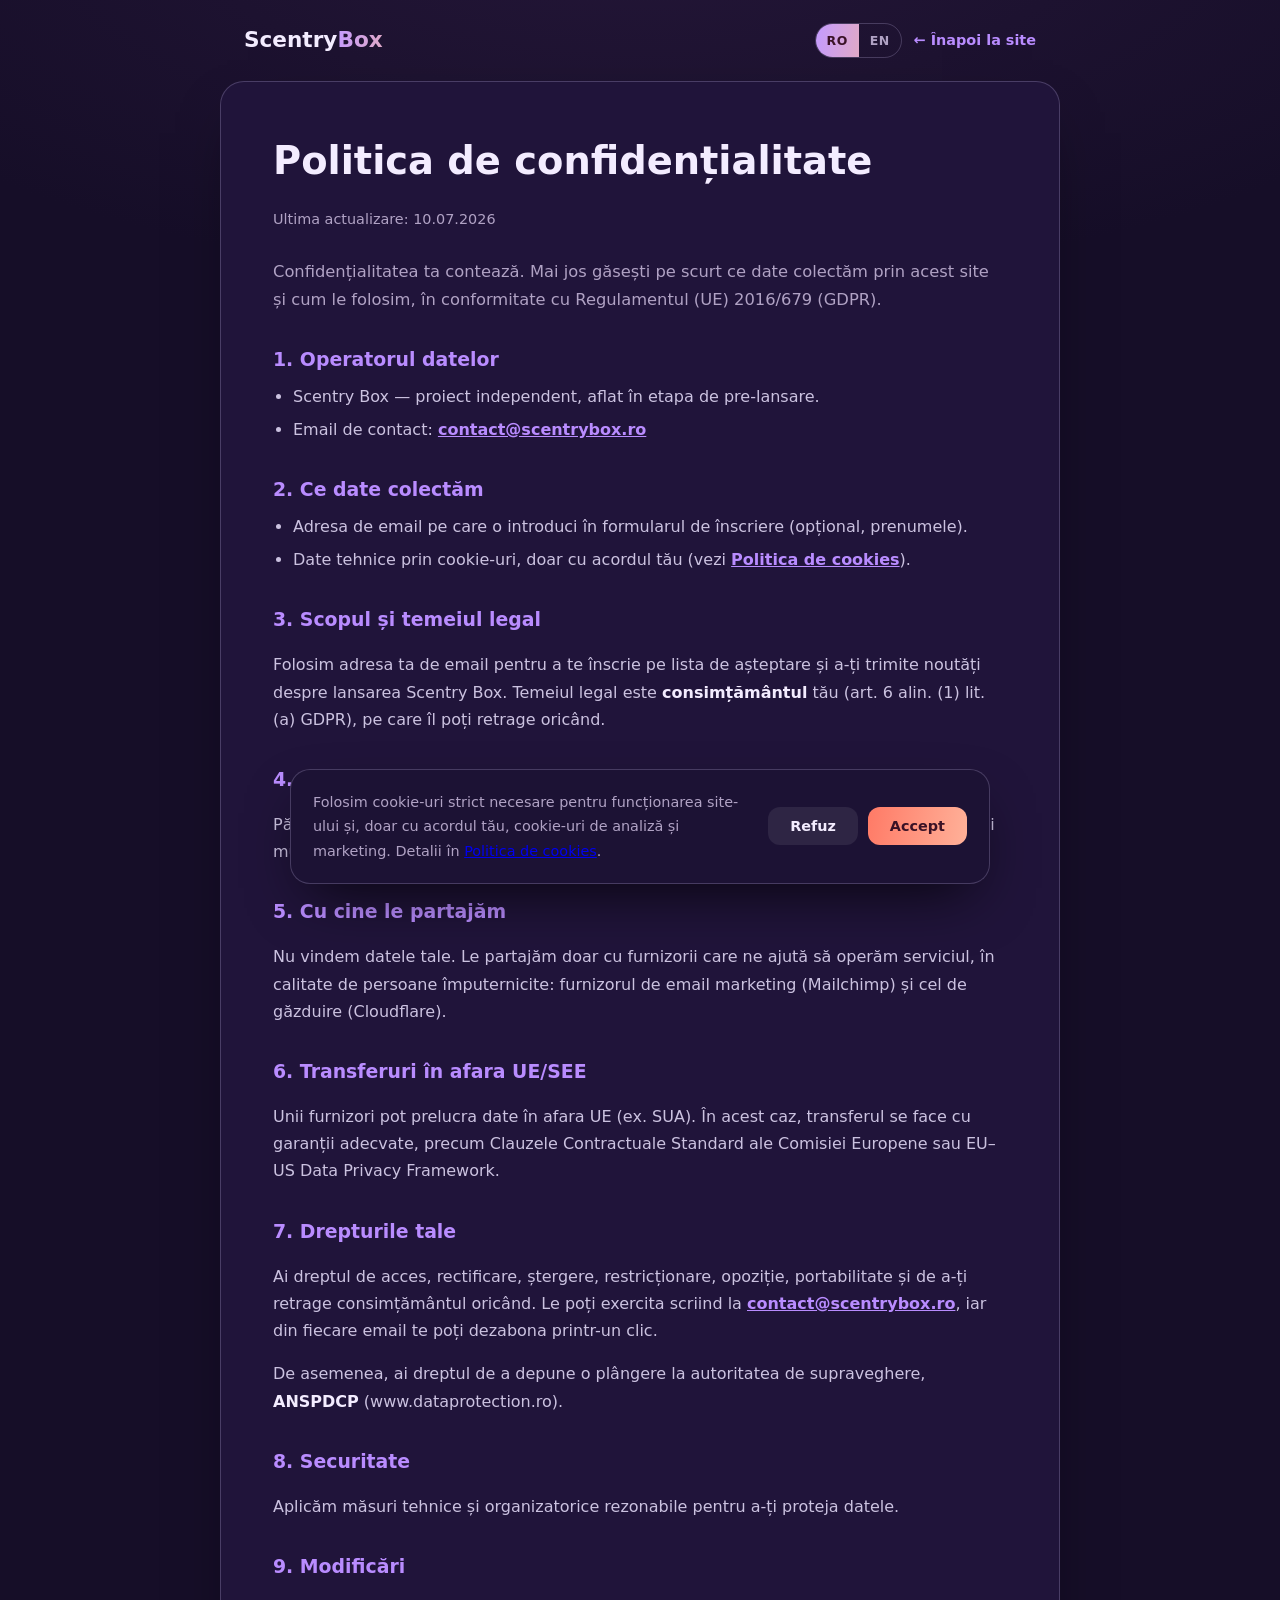
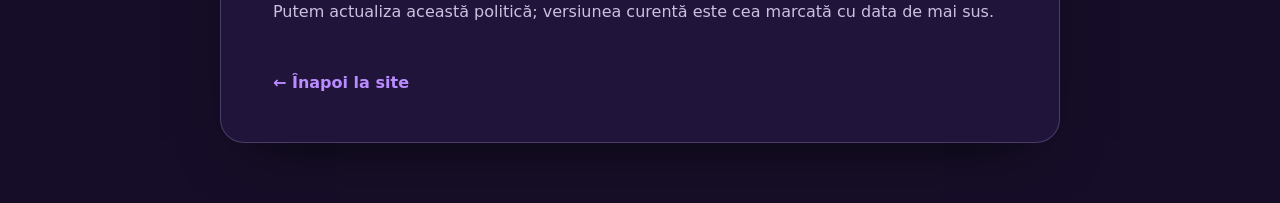
<file: privacy.html>
<!DOCTYPE html>
<html lang="ro">
<head>
  <meta charset="UTF-8" />
  <meta name="viewport" content="width=device-width, initial-scale=1.0" />
  <title>Politica de confidențialitate | Scentry Box</title>
  <meta name="robots" content="index,follow" />
  <link rel="icon" href="data:image/svg+xml,<svg xmlns='http://www.w3.org/2000/svg' viewBox='0 0 32 32'><text y='26' font-size='26'>🎁</text></svg>" />
  <link rel="stylesheet" href="assets/legal.css?v=3" />
  <link rel="alternate" hreflang="ro" href="https://scentrybox.ro/privacy.html" />
  <link rel="alternate" hreflang="en" href="https://scentrybox.ro/privacy-en.html" />
</head>
<body>
  <header class="legal-header">
    <a class="brand" href="index.html">Scentry<b>Box</b></a>
    <div class="legal-header-right">
      <nav class="lang-switch" aria-label="Limbă">
        <a href="privacy.html" class="active" aria-current="true">RO</a>
        <a href="privacy-en.html">EN</a>
      </nav>
      <a class="home" href="index.html">← Înapoi la site</a>
    </div>
  </header>

  <article class="legal">
    <h1>Politica de confidențialitate</h1>
    <p class="updated">Ultima actualizare: 10.07.2026</p>
    <p class="lead">Confidențialitatea ta contează. Mai jos găsești pe scurt ce date colectăm prin acest site și cum le folosim, în conformitate cu Regulamentul (UE) 2016/679 (GDPR).</p>

    <h2>1. Operatorul datelor</h2>
    <ul>
      <li>Scentry Box — proiect independent, aflat în etapa de pre-lansare.</li>
      <li>Email de contact: <a href="mailto:contact@scentrybox.ro">contact@scentrybox.ro</a></li>
    </ul>

    <h2>2. Ce date colectăm</h2>
    <ul>
      <li>Adresa de email pe care o introduci în formularul de înscriere (opțional, prenumele).</li>
      <li>Date tehnice prin cookie-uri, doar cu acordul tău (vezi <a href="cookies.html">Politica de cookies</a>).</li>
    </ul>

    <h2>3. Scopul și temeiul legal</h2>
    <p>Folosim adresa ta de email pentru a te înscrie pe lista de așteptare și a-ți trimite noutăți despre lansarea Scentry Box. Temeiul legal este <strong>consimțământul</strong> tău (art. 6 alin. (1) lit. (a) GDPR), pe care îl poți retrage oricând.</p>

    <h2>4. Cât timp păstrăm datele</h2>
    <p>Păstrăm datele până la lansarea serviciului și o perioadă rezonabilă ulterioară, dar nu mai mult de 24 de luni de la ultima interacțiune, sau până când îți retragi consimțământul.</p>

    <h2>5. Cu cine le partajăm</h2>
    <p>Nu vindem datele tale. Le partajăm doar cu furnizorii care ne ajută să operăm serviciul, în calitate de persoane împuternicite: furnizorul de email marketing (Mailchimp) și cel de găzduire (Cloudflare).</p>

    <h2>6. Transferuri în afara UE/SEE</h2>
    <p>Unii furnizori pot prelucra date în afara UE (ex. SUA). În acest caz, transferul se face cu garanții adecvate, precum Clauzele Contractuale Standard ale Comisiei Europene sau EU–US Data Privacy Framework.</p>

    <h2>7. Drepturile tale</h2>
    <p>Ai dreptul de acces, rectificare, ștergere, restricționare, opoziție, portabilitate și de a-ți retrage consimțământul oricând. Le poți exercita scriind la <a href="mailto:contact@scentrybox.ro">contact@scentrybox.ro</a>, iar din fiecare email te poți dezabona printr-un clic.</p>
    <p>De asemenea, ai dreptul de a depune o plângere la autoritatea de supraveghere, <strong>ANSPDCP</strong> (www.dataprotection.ro).</p>

    <h2>8. Securitate</h2>
    <p>Aplicăm măsuri tehnice și organizatorice rezonabile pentru a-ți proteja datele.</p>

    <h2>9. Modificări</h2>
    <p>Putem actualiza această politică; versiunea curentă este cea marcată cu data de mai sus.</p>

    <a class="back" href="index.html">← Înapoi la site</a>
  </article>

  <script src="assets/consent.js" defer></script>
</body>
</html>
</file>
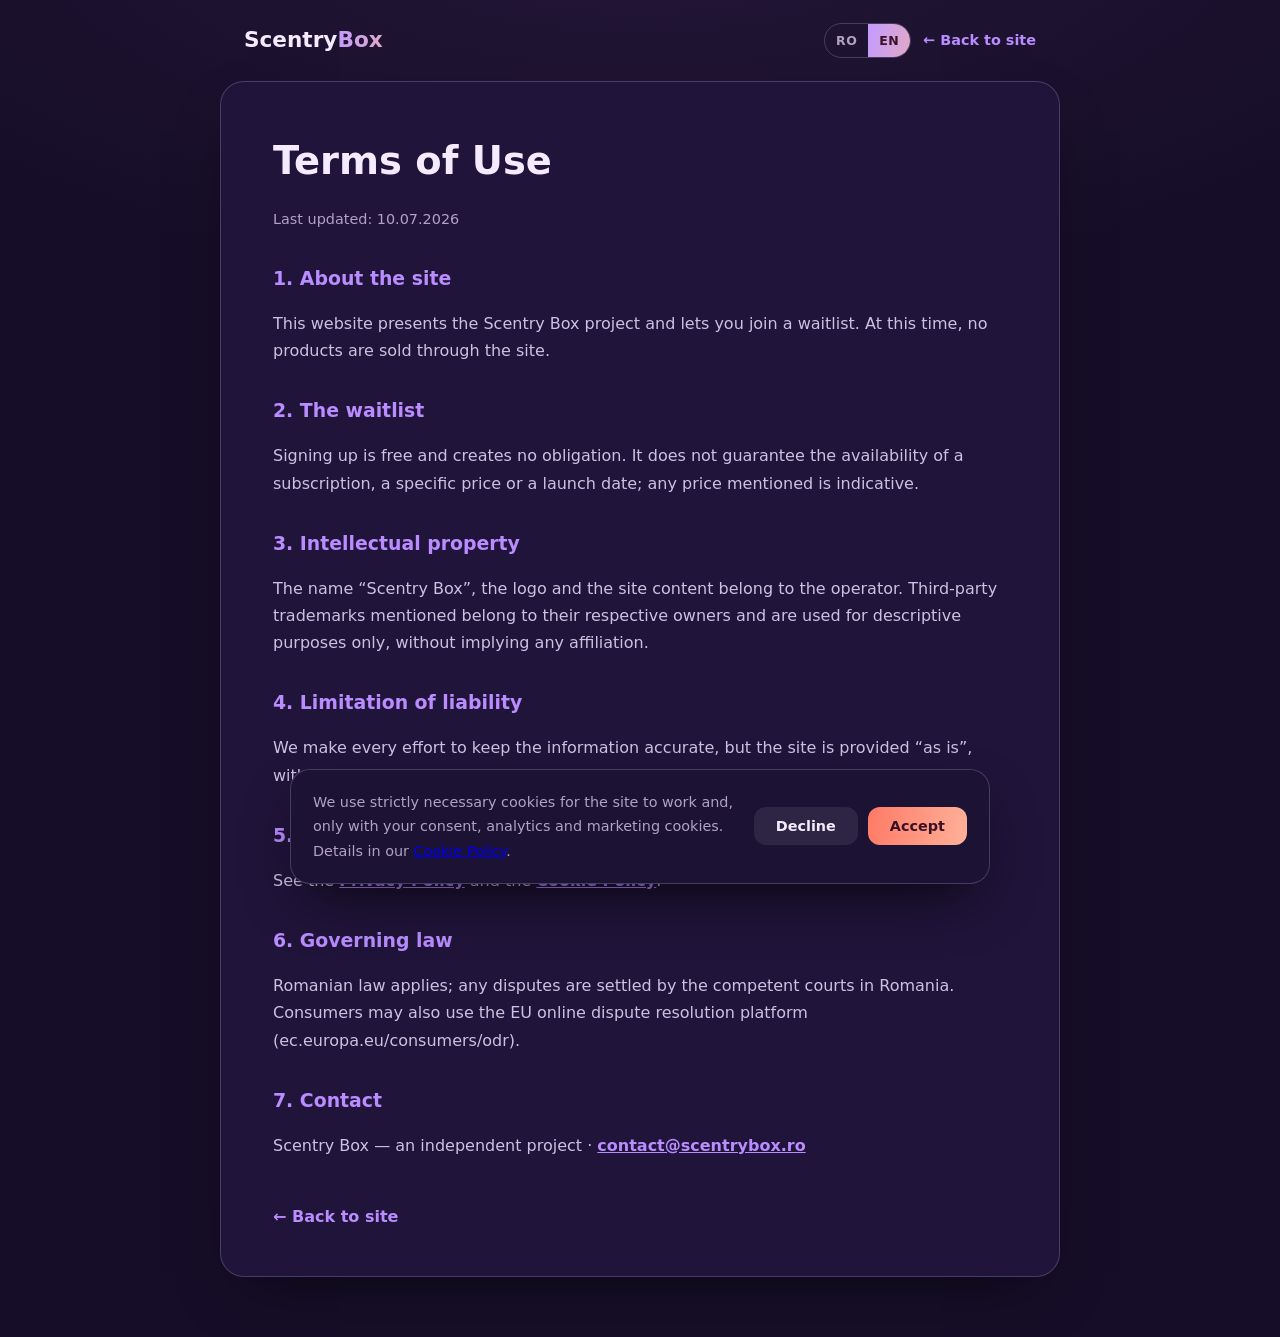
<file: terms-en.html>
<!DOCTYPE html>
<html lang="en">
<head>
  <meta charset="UTF-8" />
  <meta name="viewport" content="width=device-width, initial-scale=1.0" />
  <title>Terms of Use | Scentry Box</title>
  <meta name="robots" content="index,follow" />
  <link rel="icon" href="data:image/svg+xml,<svg xmlns='http://www.w3.org/2000/svg' viewBox='0 0 32 32'><text y='26' font-size='26'>🎁</text></svg>" />
  <link rel="stylesheet" href="assets/legal.css?v=3" />
  <link rel="alternate" hreflang="ro" href="https://scentrybox.ro/terms.html" />
  <link rel="alternate" hreflang="en" href="https://scentrybox.ro/terms-en.html" />
</head>
<body>
  <header class="legal-header">
    <a class="brand" href="en.html">Scentry<b>Box</b></a>
    <div class="legal-header-right">
      <nav class="lang-switch" aria-label="Language">
        <a href="terms.html">RO</a>
        <a href="terms-en.html" class="active" aria-current="true">EN</a>
      </nav>
      <a class="home" href="en.html">← Back to site</a>
    </div>
  </header>

  <article class="legal">
    <h1>Terms of Use</h1>
    <p class="updated">Last updated: 10.07.2026</p>

    <h2>1. About the site</h2>
    <p>This website presents the Scentry Box project and lets you join a waitlist. At this time, no products are sold through the site.</p>

    <h2>2. The waitlist</h2>
    <p>Signing up is free and creates no obligation. It does not guarantee the availability of a subscription, a specific price or a launch date; any price mentioned is indicative.</p>

    <h2>3. Intellectual property</h2>
    <p>The name “Scentry Box”, the logo and the site content belong to the operator. Third-party trademarks mentioned belong to their respective owners and are used for descriptive purposes only, without implying any affiliation.</p>

    <h2>4. Limitation of liability</h2>
    <p>We make every effort to keep the information accurate, but the site is provided “as is”, with no guarantee of continuous availability.</p>

    <h2>5. Data protection</h2>
    <p>See the <a href="privacy-en.html">Privacy Policy</a> and the <a href="cookies-en.html">Cookie Policy</a>.</p>

    <h2>6. Governing law</h2>
    <p>Romanian law applies; any disputes are settled by the competent courts in Romania. Consumers may also use the EU online dispute resolution platform (ec.europa.eu/consumers/odr).</p>

    <h2>7. Contact</h2>
    <p>Scentry Box — an independent project · <a href="mailto:contact@scentrybox.ro">contact@scentrybox.ro</a></p>

    <a class="back" href="en.html">← Back to site</a>
  </article>

  <script src="assets/consent.js" defer></script>
</body>
</html>
</file>
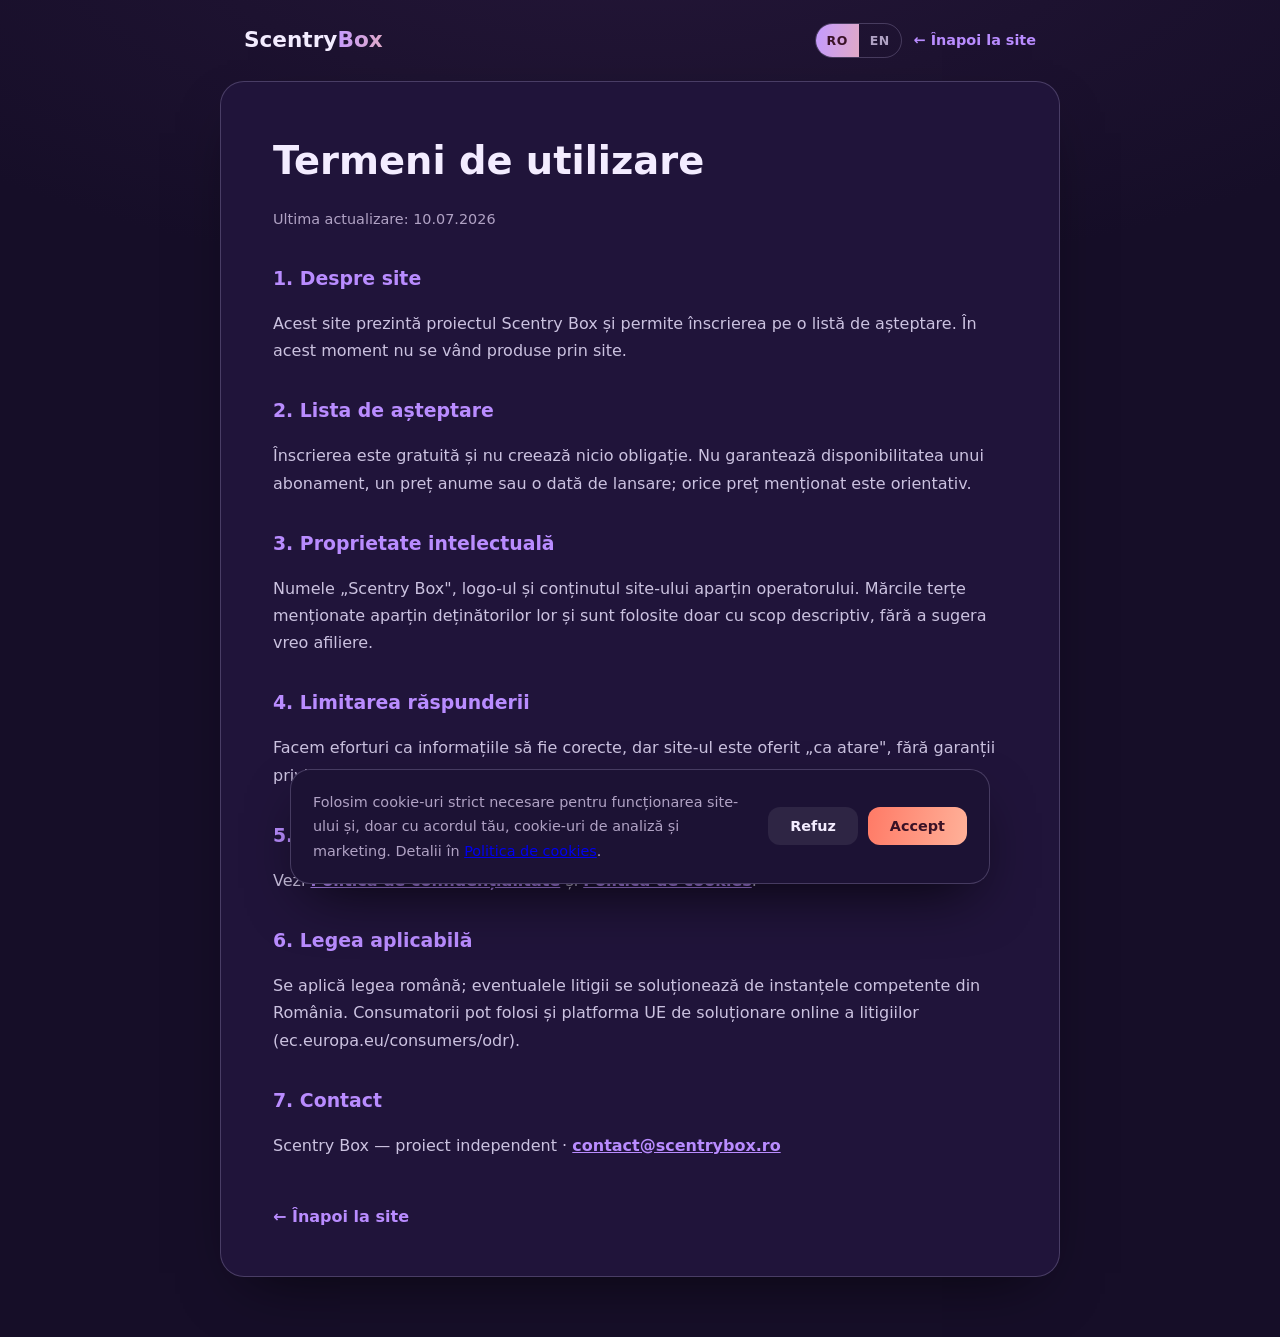
<file: terms.html>
<!DOCTYPE html>
<html lang="ro">
<head>
  <meta charset="UTF-8" />
  <meta name="viewport" content="width=device-width, initial-scale=1.0" />
  <title>Termeni de utilizare | Scentry Box</title>
  <meta name="robots" content="index,follow" />
  <link rel="icon" href="data:image/svg+xml,<svg xmlns='http://www.w3.org/2000/svg' viewBox='0 0 32 32'><text y='26' font-size='26'>🎁</text></svg>" />
  <link rel="stylesheet" href="assets/legal.css?v=3" />
  <link rel="alternate" hreflang="ro" href="https://scentrybox.ro/terms.html" />
  <link rel="alternate" hreflang="en" href="https://scentrybox.ro/terms-en.html" />
</head>
<body>
  <header class="legal-header">
    <a class="brand" href="index.html">Scentry<b>Box</b></a>
    <div class="legal-header-right">
      <nav class="lang-switch" aria-label="Limbă">
        <a href="terms.html" class="active" aria-current="true">RO</a>
        <a href="terms-en.html">EN</a>
      </nav>
      <a class="home" href="index.html">← Înapoi la site</a>
    </div>
  </header>

  <article class="legal">
    <h1>Termeni de utilizare</h1>
    <p class="updated">Ultima actualizare: 10.07.2026</p>

    <h2>1. Despre site</h2>
    <p>Acest site prezintă proiectul Scentry Box și permite înscrierea pe o listă de așteptare. În acest moment nu se vând produse prin site.</p>

    <h2>2. Lista de așteptare</h2>
    <p>Înscrierea este gratuită și nu creează nicio obligație. Nu garantează disponibilitatea unui abonament, un preț anume sau o dată de lansare; orice preț menționat este orientativ.</p>

    <h2>3. Proprietate intelectuală</h2>
    <p>Numele „Scentry Box", logo-ul și conținutul site-ului aparțin operatorului. Mărcile terțe menționate aparțin deținătorilor lor și sunt folosite doar cu scop descriptiv, fără a sugera vreo afiliere.</p>

    <h2>4. Limitarea răspunderii</h2>
    <p>Facem eforturi ca informațiile să fie corecte, dar site-ul este oferit „ca atare", fără garanții privind disponibilitatea continuă.</p>

    <h2>5. Protecția datelor</h2>
    <p>Vezi <a href="privacy.html">Politica de confidențialitate</a> și <a href="cookies.html">Politica de cookies</a>.</p>

    <h2>6. Legea aplicabilă</h2>
    <p>Se aplică legea română; eventualele litigii se soluționează de instanțele competente din România. Consumatorii pot folosi și platforma UE de soluționare online a litigiilor (ec.europa.eu/consumers/odr).</p>

    <h2>7. Contact</h2>
    <p>Scentry Box — proiect independent · <a href="mailto:contact@scentrybox.ro">contact@scentrybox.ro</a></p>

    <a class="back" href="index.html">← Înapoi la site</a>
  </article>

  <script src="assets/consent.js" defer></script>
</body>
</html>
</file>
<file: assets/nova.css>
/* ===========================================================
   Scentry Box — VARIANTA „Nova" (plum + coral, optimizat conversie)
   Bază violet/plum = feminin + lux (atrage publicul-țintă).
   CTA coral cald = energie/urgență + contrast mare (atrage click-ul,
   „isolation effect"). Sferă de cristal iridescentă, halou conic,
   bule, glow reactiv. Layout aerisit. Fonturi de sistem.
   PALETĂ (pt. logo / IG asortat):
     plum noir #160E28 · text #F3ECFF · violet #B98CFF ·
     roz pudrat #E0A9C7 · CORAL (CTA) #FF7A66 · piersică #FFB199
   =========================================================== */

:root {
  --bg-0: #160E28;          /* plum noir */
  --bg-1: #241638;
  --ink: #F3ECFF;
  --muted: #B0A2C4;
  --violet-acc: #B98CFF;
  --rose: #E0A9C7;
  --coral: #FF7A66;
  --peach: #FFB199;
  --line: rgba(220, 205, 255, .12);
  --line-hi: rgba(220, 205, 255, .22);
  --glass: rgba(38, 24, 60, .55);
  --grad: linear-gradient(100deg, #C49BFF, #E0A9C7);          /* brand / text / decor */
  --cta: linear-gradient(100deg, #FF7A66, #FFB199);           /* butoane = coral cald */
  --holo: conic-gradient(from 210deg, #B98CFF, #FF7A66, #FFB199, #E0A9C7, #B98CFF);
  --on-cta: #3A1226;        /* text închis pe coral */
  --round: -apple-system, "SF Pro Rounded", ui-rounded, "Segoe UI", system-ui, Roboto, "Helvetica Neue", Arial, sans-serif;
}

* { box-sizing: border-box; }
html { scroll-behavior: smooth; }
body { margin: 0; background: var(--bg-0); color: var(--ink); font-family: var(--round); font-size: 17px; line-height: 1.6;
  -webkit-font-smoothing: antialiased; overflow-x: hidden; }
h1, h2, h3 { font-weight: 800; line-height: 1.04; letter-spacing: -.03em; margin: 0; }
h1 { font-size: clamp(2.7rem, 8.5vw, 5.2rem); }
h2 { font-size: clamp(1.9rem, 5vw, 2.9rem); margin: 0 0 .4em; }
h3 { font-size: 1.18rem; margin: 0 0 .35em; }
p { margin: 0 0 1em; }
a { color: var(--violet-acc); font-weight: 600; text-decoration: none; }
a:hover { color: var(--rose); }
.visually-hidden { position: absolute !important; width: 1px; height: 1px; padding: 0; margin: -1px; overflow: hidden; clip: rect(0 0 0 0); white-space: nowrap; border: 0; }

/* text iridescent cu hue în mișcare */
.grad-text { background: var(--grad); background-size: 220% auto; -webkit-background-clip: text; background-clip: text; color: transparent;
  animation: hue 8s linear infinite; }
@keyframes hue { to { background-position: 220% center; } }

/* fundal: glow holografic moale (un singur strat blurat, ieftin) */
.bg-layer { position: fixed; inset: 0; z-index: -2; pointer-events: none; overflow: hidden;
  background: radial-gradient(120% 80% at 50% -8%, #321F4E 0%, var(--bg-1) 42%, var(--bg-0) 78%); }
.bg-holo { position: absolute; width: 70vw; height: 70vw; left: 50%; top: -22vw; transform: translateX(-50%); border-radius: 50%;
  background: var(--holo); filter: blur(120px); opacity: .26; animation: hue-rot 24s linear infinite; }
@keyframes hue-rot { to { transform: translateX(-50%) rotate(360deg); } }

/* bule plutitoare (umplute din JS) */
.bubbles { position: fixed; inset: 0; z-index: -1; pointer-events: none; overflow: hidden; }
.bubble { position: absolute; bottom: -8vh; border-radius: 50%; border: 1px solid var(--line-hi);
  background: radial-gradient(circle at 35% 30%, rgba(255,255,255,.18), rgba(255,255,255,0) 60%); animation: float linear infinite; }
@keyframes float { 0% { transform: translateY(0) scale(.7); opacity: 0; } 12% { opacity: .7; } 100% { transform: translateY(-115vh) scale(1.1); opacity: 0; } }

/* ===== HEADER ===== */
.site-header { position: sticky; top: 0; z-index: 100; display: flex; align-items: center; justify-content: space-between;
  max-width: 1080px; margin: 0 auto; padding: 18px 24px; }
.brand { font-weight: 800; font-size: 1.45rem; letter-spacing: -.02em; }
.brand-mark { color: var(--ink); } .brand-box { background: var(--grad); -webkit-background-clip: text; background-clip: text; color: transparent; margin-left: .1em; }
.header-cta { font-size: .9rem; font-weight: 800; color: var(--on-cta); background: var(--cta); border-radius: 999px; padding: 11px 22px;
  transition: transform .2s, filter .25s; box-shadow: 0 10px 30px -10px rgba(255,122,102,.55); }
.header-cta:hover { color: var(--on-cta); transform: translateY(-2px); filter: brightness(1.05); }
.header-right { display: flex; align-items: center; gap: 12px; }
.lang-switch { display: inline-flex; border: 1px solid var(--line-hi); border-radius: 999px; overflow: hidden; }
.lang-switch a { padding: 7px 11px; font-size: .78rem; font-weight: 800; letter-spacing: .04em; color: var(--muted); }
.lang-switch a:hover { color: var(--ink); }
.lang-switch a.active { background: var(--grad); color: var(--on-cta); }
.lang-switch a.active:hover { color: var(--on-cta); }

/* ===== HERO ===== */
.hero { position: relative; max-width: 880px; margin: 0 auto; padding: 30px 24px 70px; text-align: center; }
.eyebrow { display: inline-flex; align-items: center; gap: 9px; font-size: .78rem; font-weight: 700; letter-spacing: .12em;
  text-transform: uppercase; color: var(--ink); border: 1px solid var(--line-hi); border-radius: 999px; padding: 8px 16px; margin-bottom: 28px; }
.eyebrow .dot { width: 7px; height: 7px; border-radius: 50%; background: var(--coral); box-shadow: 0 0 12px var(--coral); animation: blink 2s infinite; }
@keyframes blink { 0%,100% { opacity: 1; } 50% { opacity: .3; } }
.hero-title { margin: 0 0 22px; }
.hero-title .word { display: inline-block; opacity: 0; transform: translateY(.5em); animation: kin .7s cubic-bezier(.2,.8,.2,1) forwards; }
@keyframes kin { to { opacity: 1; transform: none; } }
.hero-sub { font-size: 1.18rem; color: var(--muted); max-width: 600px; margin: 0 auto 30px; }
.hero-sub strong { color: var(--ink); }

/* ===== SFERA DE CRISTAL ===== */
.crystal { position: relative; width: 230px; height: 230px; margin: 6px auto 34px; }
.halo { position: absolute; inset: -14px; border-radius: 50%; background: var(--holo);
  -webkit-mask: radial-gradient(farthest-side, transparent calc(100% - 4px), #000 calc(100% - 3px)); mask: radial-gradient(farthest-side, transparent calc(100% - 4px), #000 calc(100% - 3px));
  animation: spin 14s linear infinite; opacity: .9; }
.halo.h2 { inset: 10px; animation-duration: 22s; animation-direction: reverse; opacity: .45; }
@keyframes spin { to { transform: rotate(360deg); } }
.sphere { position: absolute; inset: 24px; border-radius: 50%; overflow: hidden; isolation: isolate;
  box-shadow: 0 30px 70px -18px rgba(185,140,255,.5), inset 0 0 40px rgba(0,0,0,.5); border: 1px solid var(--line-hi); animation: bob 6s ease-in-out infinite; }
.sphere::before { content: ""; position: absolute; inset: -30%; background: var(--holo); filter: blur(14px); opacity: .85; animation: hue-rot 12s linear infinite; }
.sphere::after { content: ""; position: absolute; inset: 0; border-radius: 50%;
  background: radial-gradient(circle at 32% 26%, rgba(255,255,255,.55), rgba(255,255,255,0) 38%), radial-gradient(circle at 70% 80%, rgba(22,14,40,.45), transparent 50%); }
.sphere .gift { position: absolute; inset: 0; margin: auto; width: 70px; height: 70px; z-index: 2;
  filter: drop-shadow(0 4px 10px rgba(0,0,0,.4)); }
@keyframes bob { 0%,100% { transform: translateY(0); } 50% { transform: translateY(-14px); } }
.spritz { position: absolute; left: 50%; top: 34%; width: 5px; height: 5px; border-radius: 50%; background: #FFF1EC; opacity: 0; z-index: 3;
  animation: spritz 3.6s ease-out infinite; }
@keyframes spritz { 0% { transform: translate(0,0) scale(.4); opacity: 0; } 16% { opacity: .9; } 100% { transform: translate(var(--dx), var(--dy)) scale(1.1); opacity: 0; } }

/* ===== FORM ===== */
.waitlist-form { max-width: 560px; margin: 0 auto; text-align: left; padding: 22px; border-radius: 24px;
  background: var(--glass); border: 1px solid var(--line-hi); position: relative; }
.waitlist-form::before { content: ""; position: absolute; inset: -1px; border-radius: 24px; padding: 1px; background: var(--grad);
  -webkit-mask: linear-gradient(#000 0 0) content-box, linear-gradient(#000 0 0); -webkit-mask-composite: xor; mask-composite: exclude; opacity: .5; pointer-events: none; }
.field-row { display: flex; gap: 10px; }
.field-row input[type=email] { flex: 1; padding: 16px 20px; font-size: 1rem; font-family: var(--round); color: var(--ink);
  border: 1px solid var(--line-hi); border-radius: 14px; background: rgba(255,255,255,.04); transition: border-color .2s, box-shadow .2s; }
.field-row input[type=email]::placeholder { color: rgba(176,162,196,.85); }
.field-row input[type=email]:focus { outline: none; border-color: var(--violet-acc); box-shadow: 0 0 0 4px rgba(185,140,255,.2); }
.btn-primary { color: var(--on-cta); border: 0; border-radius: 14px; padding: 16px 28px; font-size: 1.02rem; font-family: var(--round); font-weight: 800;
  cursor: pointer; white-space: nowrap; background: var(--cta); background-size: 200% auto; transition: transform .15s, background-position .4s, filter .2s;
  box-shadow: 0 12px 34px -8px rgba(255,122,102,.65); }
.btn-primary:hover { color: var(--on-cta); background-position: right center; transform: translateY(-2px); filter: brightness(1.05); }
.btn-primary:active { transform: none; }
.btn-primary:disabled { opacity: .6; cursor: default; }
.btn-large { display: inline-block; padding: 18px 46px; font-size: 1.12rem; }
.consent { display: flex; gap: 10px; align-items: flex-start; margin: 16px 4px 0; font-size: .85rem; color: var(--muted); }
.consent a { color: var(--violet-acc); }
.consent input { margin-top: 3px; width: 18px; height: 18px; accent-color: var(--coral); flex-shrink: 0; }
.consent.consent-error { color: #FF8DA8; animation: consent-shake .35s ease; }
.consent.consent-error input { outline: 2px solid #FF8DA8; outline-offset: 3px; accent-color: #FF8DA8; border-radius: 4px; }
.consent.consent-error a { color: #FF8DA8; }
@keyframes consent-shake { 0%,100%{transform:translateX(0)} 20%{transform:translateX(-5px)} 40%{transform:translateX(5px)} 60%{transform:translateX(-4px)} 80%{transform:translateX(4px)} }
.form-note { font-size: .86rem; color: var(--muted); margin: 14px 4px 0; }
.form-message { font-size: .95rem; margin: 12px 4px 0; min-height: 1em; font-weight: 700; }
.form-message.success, .form-message.error { padding: 9px 14px; border-radius: 12px; }
.form-message.success { color: #7BE0A6; background: rgba(123,224,166,.10); border: 1px solid rgba(123,224,166,.35); }
.form-message.error { color: #FF8DA8; background: rgba(255,141,168,.12); border: 1px solid rgba(255,141,168,.45); }
.share-link { margin-left: 6px; padding: 5px 12px; border-radius: 999px; border: 1px solid rgba(123,224,166,.5); background: rgba(123,224,166,.14); color: #7BE0A6; font-weight: 700; font-size: .85rem; cursor: pointer; font-family: inherit; }
.share-link:hover { background: rgba(123,224,166,.24); }

/* ===== SECTIONS (aerisit, editorial) ===== */
.section { max-width: 760px; margin: 0 auto; padding: 72px 24px; text-align: center; }
.section.wide { max-width: 1080px; }
.kicker { display: inline-block; font-weight: 800; text-transform: uppercase; letter-spacing: .16em; font-size: .74rem; color: var(--violet-acc); margin-bottom: 10px; }
.divider { width: 64px; height: 2px; margin: 0 auto 22px; background: var(--grad); border-radius: 2px; opacity: .85; }
.section .lead { color: var(--muted); font-size: 1.1rem; } .section .lead:last-child { margin-bottom: 0; }
.section .lead strong { color: var(--ink); }

/* tipuri — rând curat, fără carduri grele */
.types-row { display: flex; flex-wrap: wrap; justify-content: center; gap: 14px 30px; margin-top: 40px; }
.type { display: flex; flex-direction: column; align-items: center; gap: 12px; width: 150px; }
.type .ico { width: 74px; height: 74px; display: grid; place-items: center; border-radius: 50%; position: relative;
  background: rgba(185,140,255,.08); border: 1px solid var(--line-hi); transition: transform .3s, box-shadow .3s; }
.type .ico::after { content: ""; position: absolute; inset: -1px; border-radius: 50%; padding: 1px; background: var(--grad);
  -webkit-mask: linear-gradient(#000 0 0) content-box, linear-gradient(#000 0 0); -webkit-mask-composite: xor; mask-composite: exclude; opacity: 0; transition: opacity .3s; }
.type:hover .ico { transform: translateY(-5px); box-shadow: 0 16px 34px -14px rgba(185,140,255,.5); }
.type:hover .ico::after { opacity: 1; }
.type .ico svg { width: 34px; height: 34px; stroke: #D9C7FF; fill: none; stroke-width: 2; stroke-linecap: round; stroke-linejoin: round; }
.type .cat { font-weight: 700; font-size: 1rem; }

/* pași */
.steps { list-style: none; display: grid; grid-template-columns: repeat(3, 1fr); gap: 34px; padding: 0; margin: 44px 0 0; }
.steps li { text-align: center; position: relative; }
.step-num { display: inline-grid; place-items: center; width: 60px; height: 60px; border-radius: 50%; margin: 0 auto 16px;
  font-weight: 800; font-size: 1.4rem; color: #2A1240; background: var(--grad); box-shadow: 0 14px 32px -12px rgba(185,140,255,.55); }
.steps h3 { color: var(--ink); }
.steps p { color: var(--muted); font-size: .96rem; margin: 0; }

/* ce conține */
.split { display: grid; grid-template-columns: 1fr 1fr; gap: 18px; margin-top: 40px; text-align: left; }
.panel { border-radius: 24px; padding: 32px; border: 1px solid var(--line-hi); }
.panel-known { background: var(--glass); }
.panel-accent { background: var(--grad); color: #2A1240; }
.panel .tag { font-weight: 800; font-size: 1.15rem; margin-bottom: 8px; }
.panel-known .tag { background: var(--grad); -webkit-background-clip: text; background-clip: text; color: transparent; }
.panel-accent .tag { color: #2A1240; }
.panel p { color: var(--muted); } .panel p:last-child { margin-bottom: 0; }
/* textul de pe panoul colorat = plum închis, lizibil (suprascrie .panel p de mai sus) */
.panel.panel-accent p { color: #2A1240; }

/* preț */
.price { max-width: 620px; margin: 36px auto 0; padding: 42px 34px; border-radius: 28px; position: relative; background: var(--glass); border: 1px solid var(--line-hi); }
.price::before { content: ""; position: absolute; inset: -1px; border-radius: 28px; padding: 1px; background: var(--grad);
  -webkit-mask: linear-gradient(#000 0 0) content-box, linear-gradient(#000 0 0); -webkit-mask-composite: xor; mask-composite: exclude; opacity: .55; }
.price .big { font-weight: 800; font-size: 1.45rem; color: var(--ink); margin-bottom: 12px; }
.price p { color: var(--muted); } .price p:last-child { margin-bottom: 0; }

/* CTA final */
.final { max-width: 680px; margin: 0 auto; padding: 58px 34px; border-radius: 32px; position: relative; overflow: hidden;
  background: linear-gradient(140deg, rgba(185,140,255,.16), rgba(255,122,102,.14)); border: 1px solid var(--line-hi); }
.final::after { content: ""; position: absolute; width: 60vw; height: 60vw; left: -12vw; top: -32vw; border-radius: 50%;
  background: var(--holo); filter: blur(80px); opacity: .18; animation: hue-rot 26s linear infinite; pointer-events: none; }
.final h2, .final p, .final .btn-primary { position: relative; }
.final p { color: var(--muted); max-width: 480px; margin: 0 auto 26px; }

/* FAQ — editorial, linii fine */
.faq { max-width: 760px; margin: 0 auto; padding: 24px 24px 60px; }
.faq h2 { text-align: center; margin-bottom: 14px; }
.faq details { border-bottom: 1px solid var(--line); padding: 6px 0; }
.faq summary { cursor: pointer; font-weight: 700; font-size: 1.06rem; padding: 16px 30px 16px 0; list-style: none; position: relative; color: var(--ink); }
.faq summary::-webkit-details-marker { display: none; }
.faq summary::after { content: "+"; position: absolute; right: 2px; top: 12px; font-size: 1.5rem; color: var(--coral); transition: transform .25s; }
.faq details[open] summary::after { transform: rotate(45deg); }
.faq details p { color: var(--muted); margin: 0 0 16px; }

/* FOOTER */
.site-footer { margin-top: 50px; padding: 54px 24px; text-align: center; border-top: 1px solid var(--line); }
.footer-brand { font-weight: 800; font-size: 1.45rem; margin-bottom: 4px; }
.footer-brand .brand-box { background: var(--grad); -webkit-background-clip: text; background-clip: text; color: transparent; }
.footer-brand p { font-weight: 500; font-size: .9rem; color: var(--muted); margin: 6px 0 24px; }
.footer-links { display: flex; flex-wrap: wrap; gap: 8px 22px; justify-content: center; margin-bottom: 22px; }
.footer-links a, .link-button { color: var(--muted); font-size: .9rem; background: none; border: 0; cursor: pointer; font-family: var(--round); font-weight: 600; padding: 0; }
.footer-links a:hover, .link-button:hover { color: var(--violet-acc); }
.footer-legal { font-size: .77rem; color: rgba(176,162,196,.6); max-width: 580px; margin: 0 auto; line-height: 1.6; }

/* COOKIE BANNER */
.cookie-banner { position: fixed; left: 16px; right: 16px; bottom: 16px; z-index: 1000; max-width: 700px; margin: 0 auto;
  background: #1C1234; border: 1px solid var(--line-hi); border-radius: 20px; padding: 20px 22px;
  display: flex; flex-wrap: wrap; gap: 14px; align-items: center; justify-content: space-between; box-shadow: 0 24px 60px -20px rgba(0,0,0,.8); }
.cookie-banner p { margin: 0; font-size: .9rem; color: var(--muted); flex: 1 1 260px; }
.cookie-actions { display: flex; gap: 10px; }
.cookie-actions button { border-radius: 12px; padding: 11px 22px; font-size: .9rem; font-weight: 800; cursor: pointer; border: 0; font-family: var(--round); }
.btn-reject { background: rgba(255,255,255,.08); color: var(--ink); border: 1px solid var(--line-hi); }
.btn-accept { background: var(--cta); color: var(--on-cta); } .btn-accept:hover { filter: brightness(1.05); }

/* SCROLL REVEAL */
.reveal { opacity: 0; transform: translateY(26px); transition: opacity .65s cubic-bezier(.2,.7,.2,1), transform .65s cubic-bezier(.2,.7,.2,1); }
.reveal.in { opacity: 1; transform: none; }

/* RESPONSIVE */
@media (max-width: 760px) {
  .steps { grid-template-columns: 1fr; gap: 30px; }
  .split { grid-template-columns: 1fr; }
  .field-row { flex-direction: column; } .btn-primary { width: 100%; }
}

/* REDUCED MOTION */
@media (prefers-reduced-motion: reduce) {
  .bg-holo, .bubble, .halo, .sphere, .sphere::before, .final::after, .spritz, .grad-text, .eyebrow .dot, .hero-title .word { animation: none !important; }
  .hero-title .word { opacity: 1; transform: none; }
  .reveal { opacity: 1; transform: none; transition: none; }
  html { scroll-behavior: auto; }
}
</file>
<file: assets/legal.css>
/* Scentry Box — stil pagini legale (asortat cu tema „Nova": plum + coral) */
:root{
  --bg:#160E28; --bg-top:#241638; --card:#20143A; --ink:#F3ECFF; --muted:#B0A2C4;
  --violet:#B98CFF; --rose:#E0A9C7; --coral:#FF7A66; --on-cta:#3A1226;
  --line:rgba(220,205,255,.12); --line-hi:rgba(220,205,255,.22);
  --grad:linear-gradient(100deg,#C49BFF,#E0A9C7); --cta:linear-gradient(100deg,#FF7A66,#FFB199);
  --round:-apple-system,"SF Pro Rounded",ui-rounded,"Segoe UI",system-ui,Roboto,"Helvetica Neue",Arial,sans-serif;
}
*{box-sizing:border-box}
body{margin:0;color:var(--ink);font-family:var(--round);font-size:16px;line-height:1.7;-webkit-font-smoothing:antialiased;
  background:radial-gradient(120% 70% at 50% -10%,var(--bg-top) 0%,var(--bg) 60%) fixed,var(--bg);min-height:100vh}

.legal-header{max-width:840px;margin:0 auto;padding:22px 24px;display:flex;align-items:center;justify-content:space-between}
.legal-header .brand{font-weight:800;font-size:1.35rem;text-decoration:none;color:var(--ink)}
.legal-header .brand b{background:var(--grad);-webkit-background-clip:text;background-clip:text;color:transparent}
.legal-header .home{font-size:.9rem;font-weight:700;text-decoration:none;color:var(--violet)}
.legal-header .home:hover{color:var(--rose)}
.legal-header-right{display:flex;align-items:center;gap:12px}
.lang-switch{display:inline-flex;border:1px solid var(--line-hi);border-radius:999px;overflow:hidden}
.lang-switch a{padding:6px 11px;font-size:.78rem;font-weight:800;letter-spacing:.04em;color:var(--muted);text-decoration:none}
.lang-switch a:hover{color:var(--ink)}
.lang-switch a.active{background:var(--grad);color:var(--on-cta)}
.lang-switch a.active:hover{color:var(--on-cta)}
@media(max-width:600px){.legal-header{flex-wrap:wrap;gap:10px}}

.legal{max-width:840px;margin:0 auto 60px;background:var(--card);border:1px solid var(--line-hi);border-radius:24px;
  box-shadow:0 24px 60px -28px rgba(0,0,0,.7);padding:46px 52px}
.legal h1{font-size:clamp(1.8rem,4vw,2.4rem);margin:0 0 .12em;color:var(--ink)}
.legal .updated{color:var(--muted);font-size:.9rem;margin-bottom:26px}
.legal .lead{color:var(--muted);font-size:1.02rem;margin-bottom:8px}
.legal h2{font-size:1.18rem;margin:30px 0 .4em;color:var(--violet)}
.legal h3{font-size:1.02rem;margin:18px 0 .3em;color:var(--ink)}
.legal p,.legal li{color:#CBC2E0}
.legal a{color:var(--violet);font-weight:600}
.legal a:hover{color:var(--rose)}
.legal strong{color:var(--ink)}
.legal ul{padding-left:20px;margin:.4em 0}
.legal li{margin-bottom:6px}
.legal table{width:100%;border-collapse:collapse;margin:14px 0;font-size:.92rem}
.legal th,.legal td{border:1px solid var(--line);padding:9px 11px;text-align:left;vertical-align:top}
.legal th{background:rgba(255,255,255,.05);color:var(--ink)}
.legal .back{display:inline-block;margin-top:28px;text-decoration:none;font-weight:700;color:var(--violet)}
.legal .back:hover{color:var(--rose)}
/* marcaje „de completat" — coral, ca să sară în ochi cât sunt necompletate */
.legal .placeholder{background:rgba(255,122,102,.2);color:#FFCFC5;border:1px solid rgba(255,122,102,.4);border-radius:5px;padding:1px 6px;font-size:.92em}

/* banner cookies (asortat cu tema Nova) */
.cookie-banner{position:fixed;left:16px;right:16px;bottom:16px;z-index:1000;max-width:700px;margin:0 auto;background:#1C1234;
  border:1px solid var(--line-hi);border-radius:20px;box-shadow:0 24px 60px -20px rgba(0,0,0,.8);padding:20px 22px;
  display:flex;flex-wrap:wrap;gap:14px;align-items:center;justify-content:space-between}
.cookie-banner p{margin:0;font-size:.9rem;color:var(--muted);flex:1 1 260px}
.cookie-actions{display:flex;gap:10px}
.cookie-actions button{border-radius:12px;padding:11px 22px;font-size:.9rem;font-weight:800;cursor:pointer;border:0;font-family:var(--round)}
.btn-reject{background:rgba(255,255,255,.08);color:var(--ink);border:1px solid var(--line-hi)}
.btn-accept{background:var(--cta);color:var(--on-cta)}
.btn-accept:hover{filter:brightness(1.05)}

@media(max-width:600px){.legal{padding:30px 22px;border-radius:18px}}
</file>
